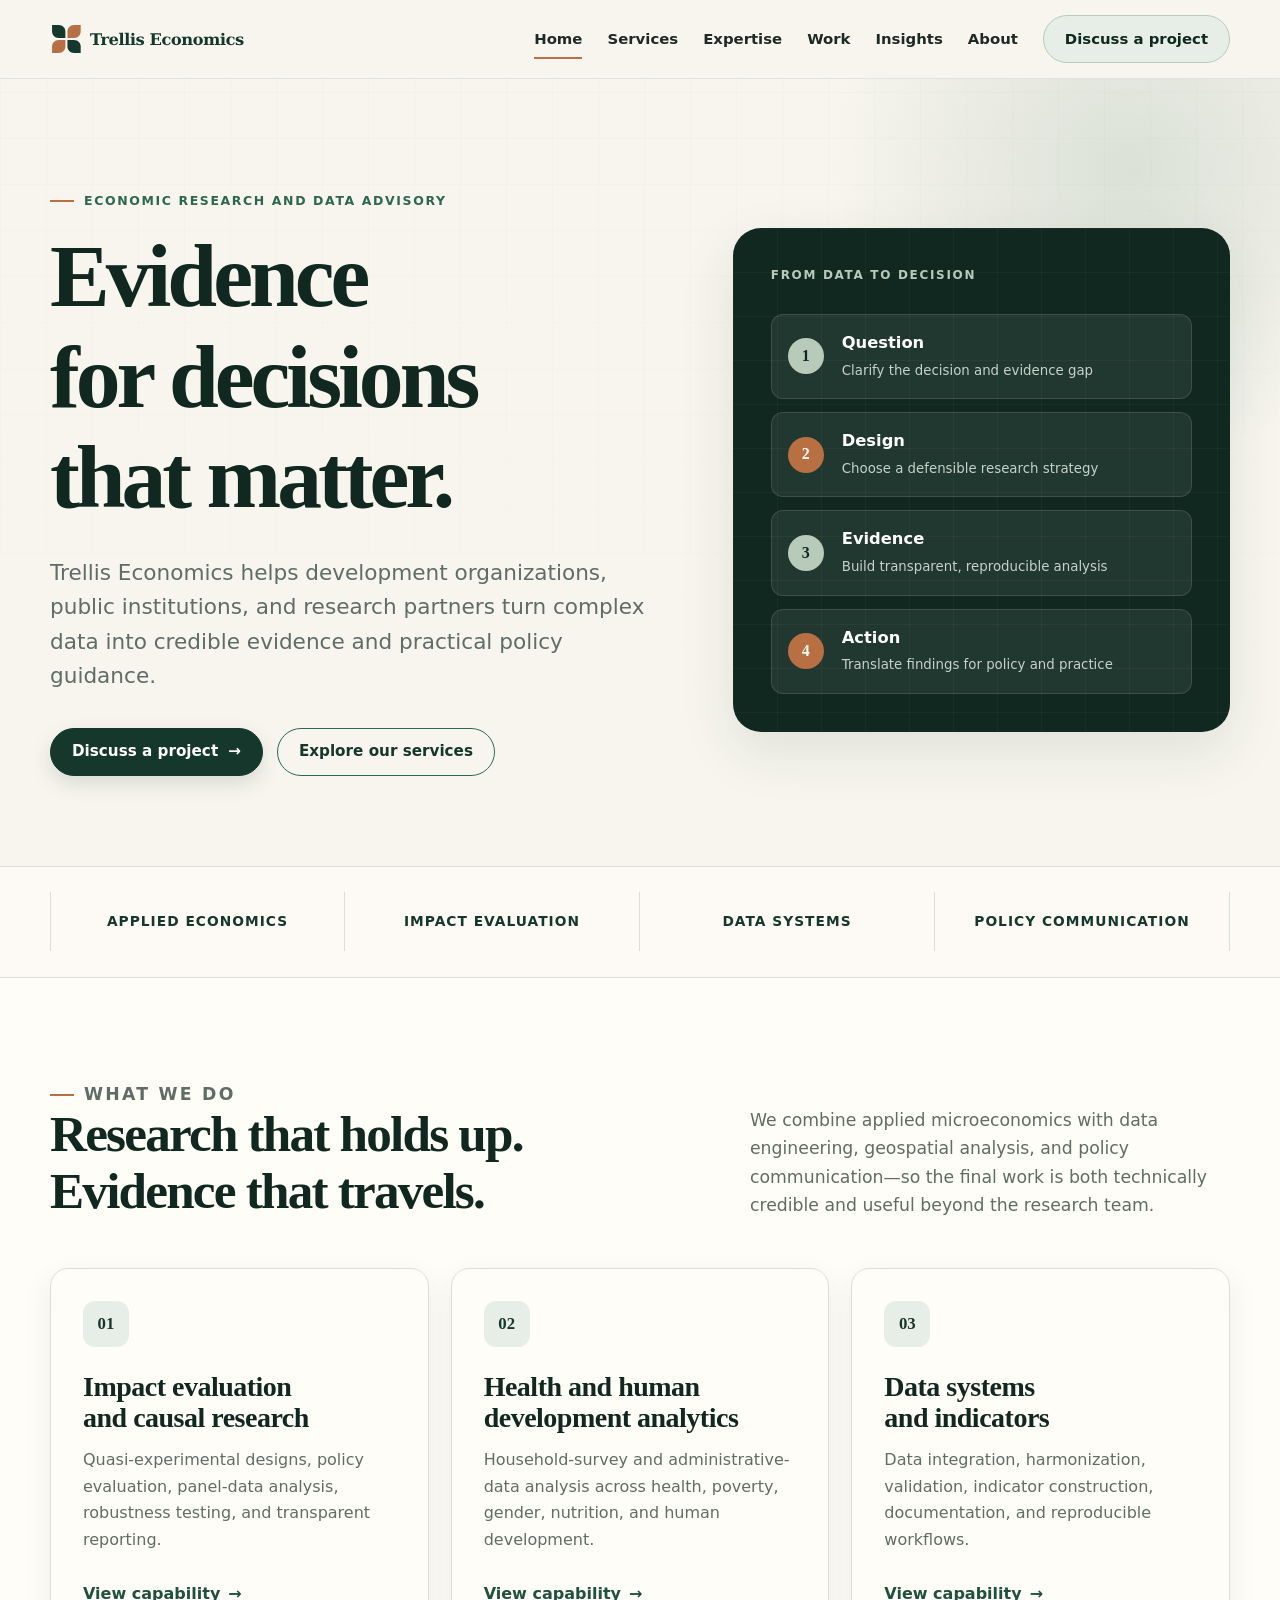
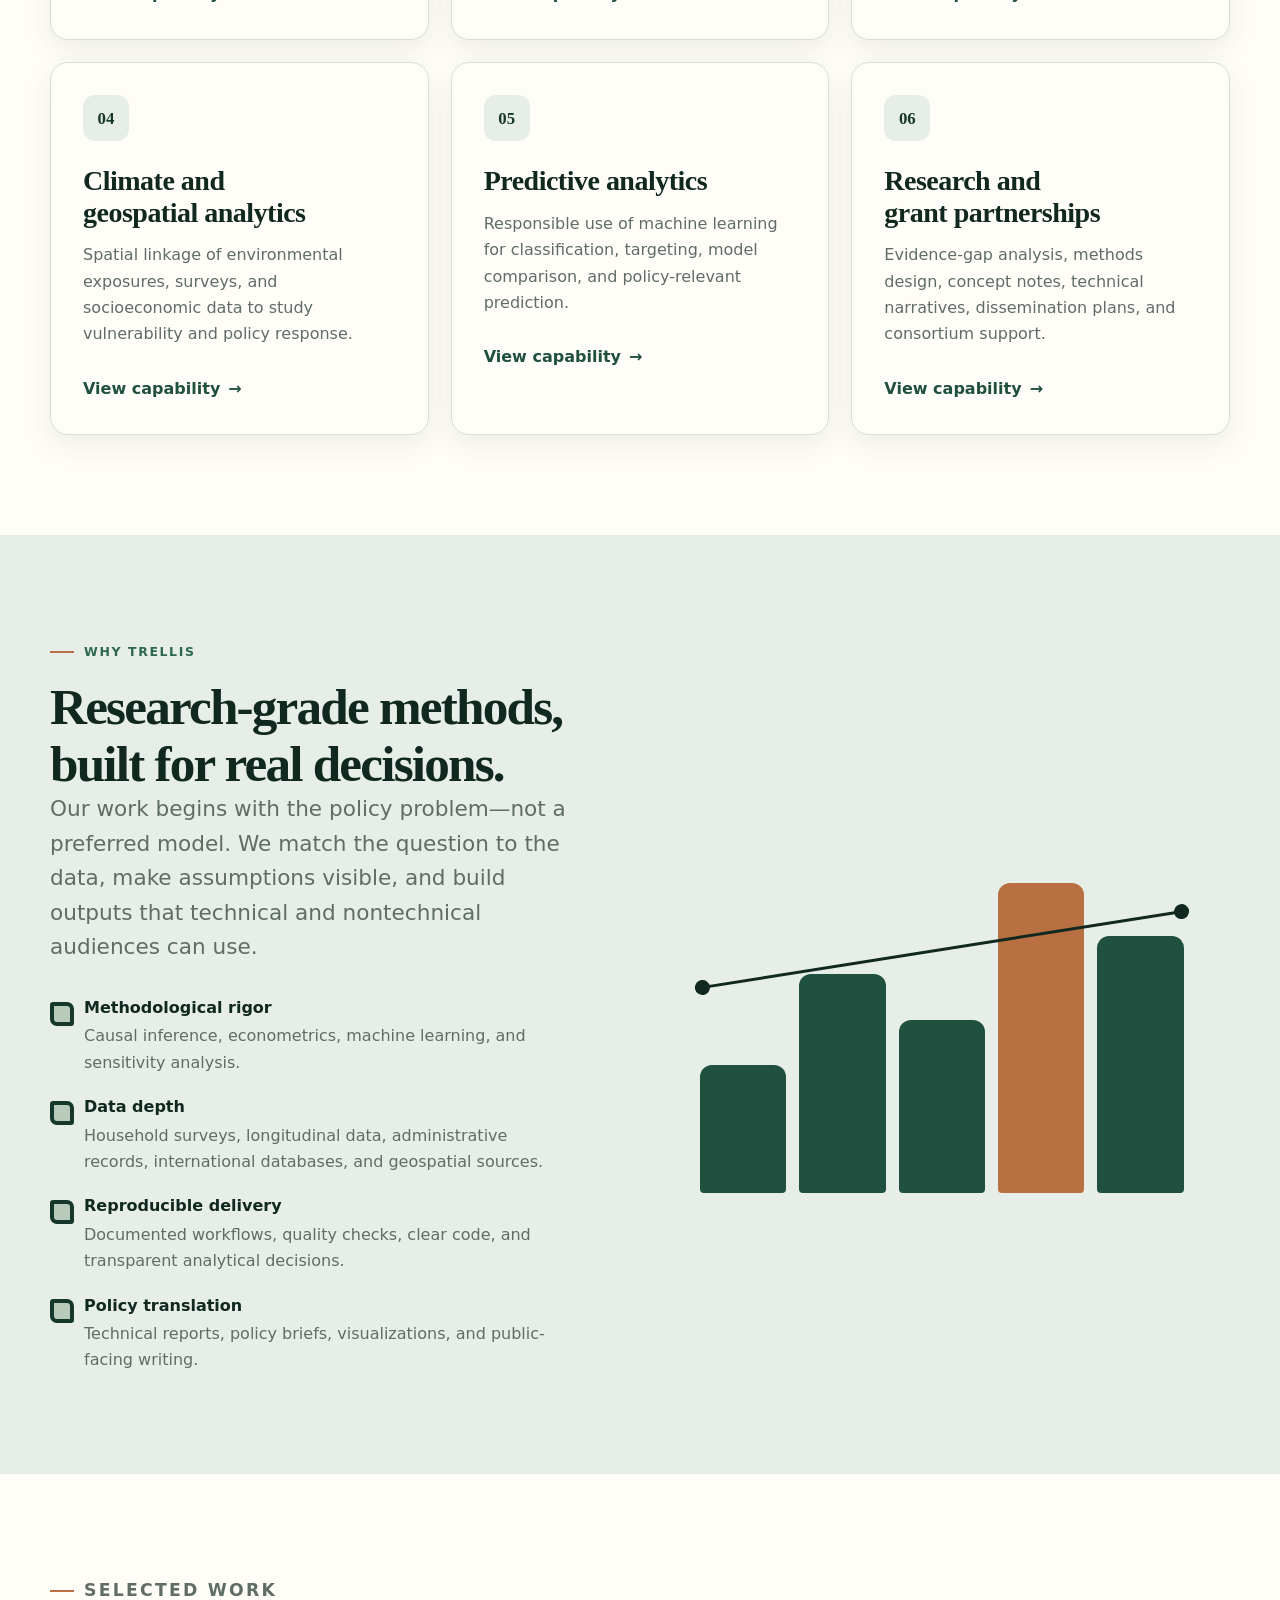
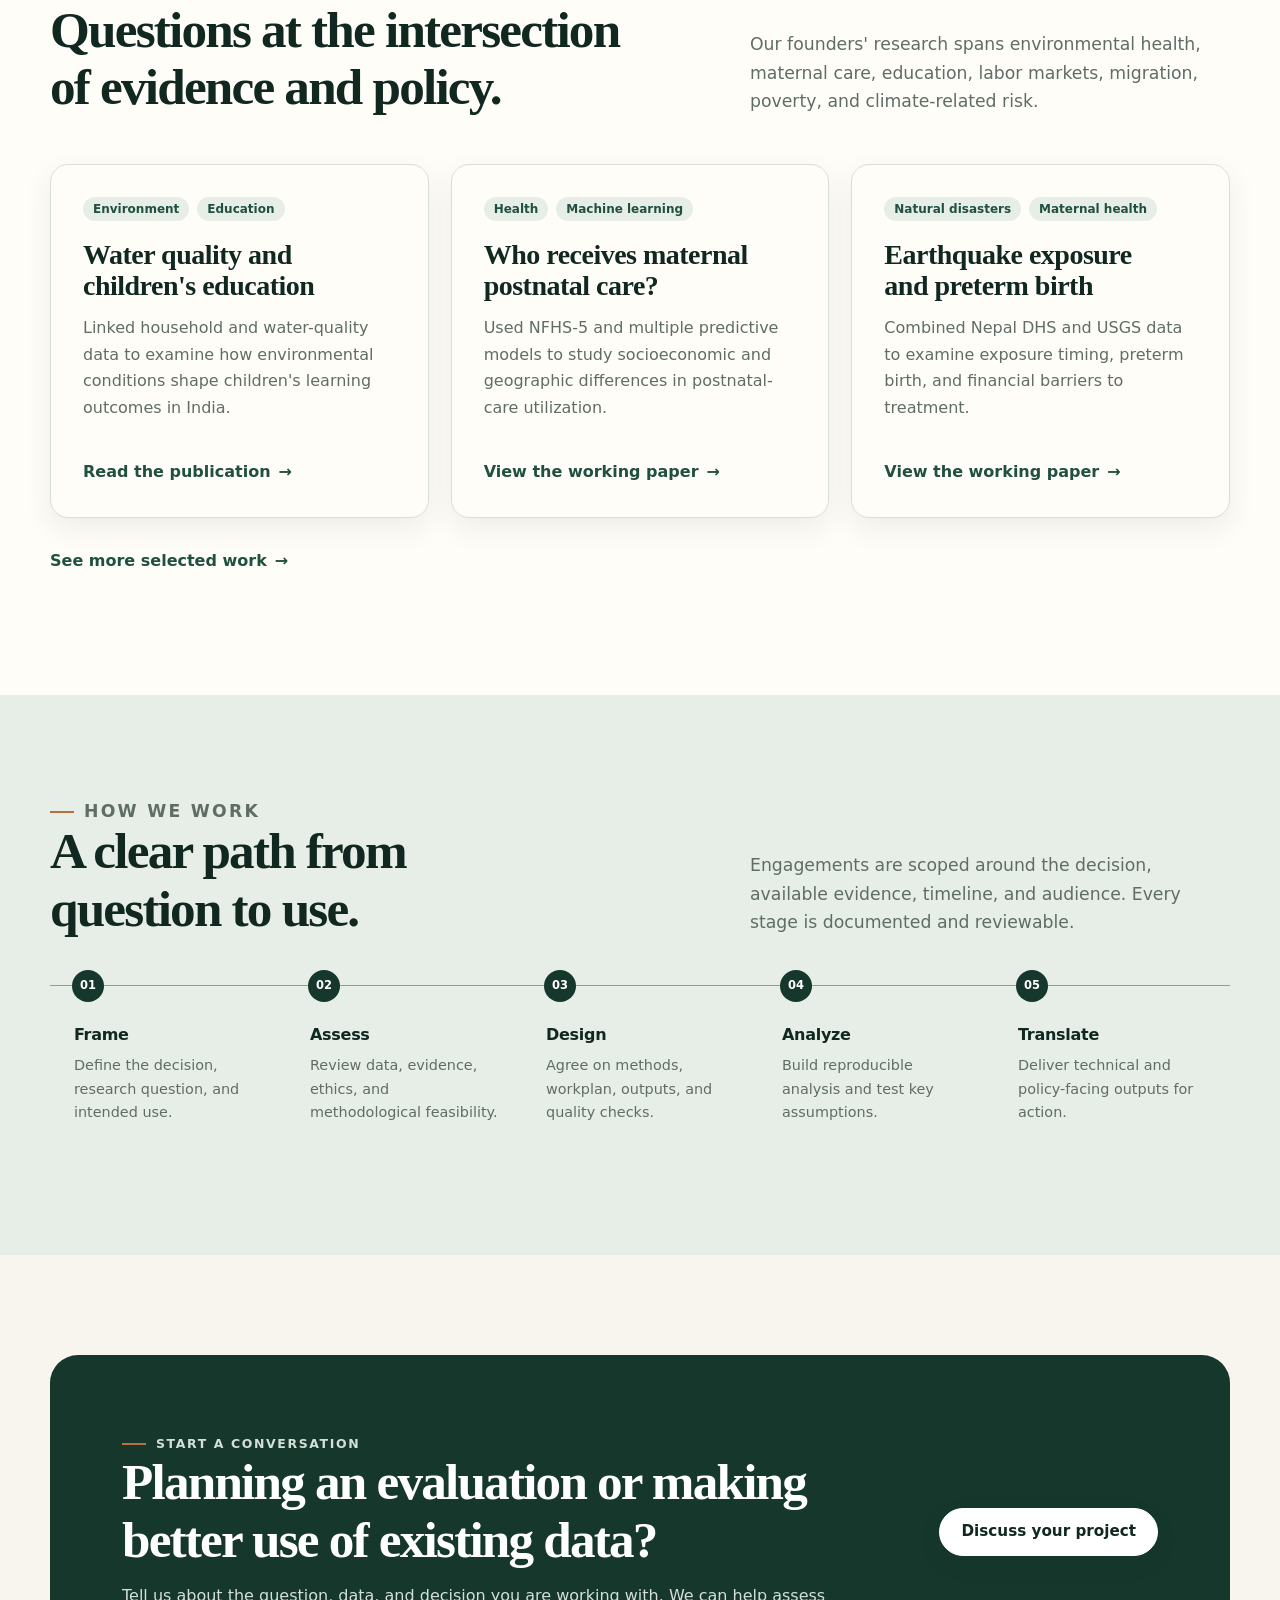
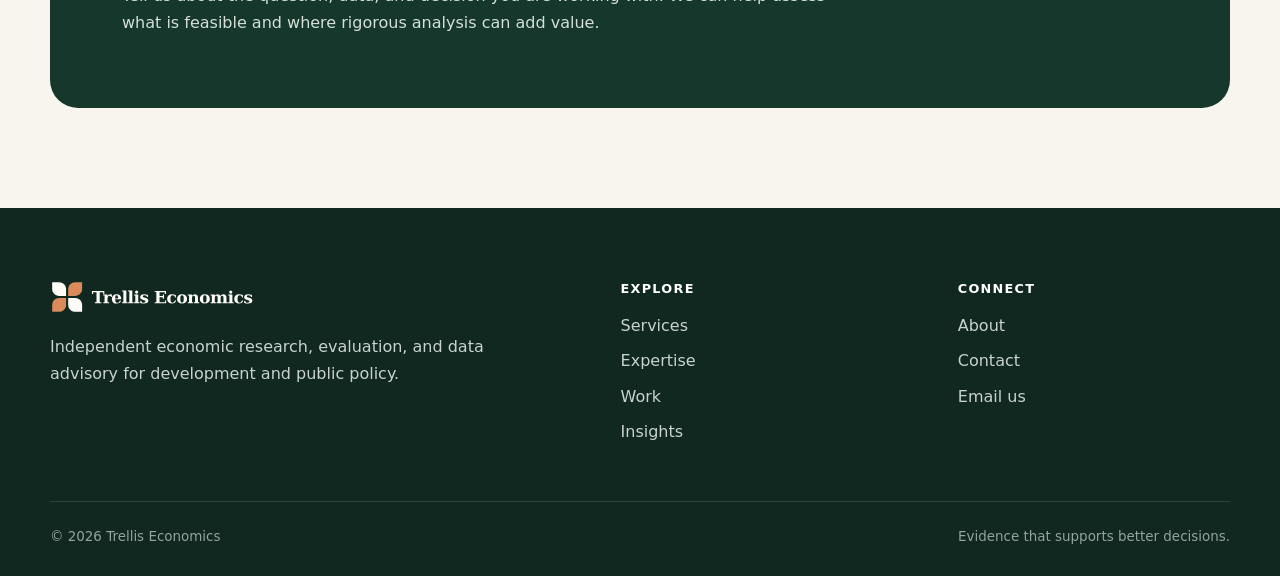
<file: index.html>
<!doctype html>
<html lang="en">
<head>
  <meta charset="utf-8">
  <meta name="viewport" content="width=device-width, initial-scale=1">
  <title>Trellis Economics | Research and Data Advisory</title>
  <meta name="description" content="Independent economic research, evaluation, and data advisory for development and public policy.">
  <meta name="theme-color" content="#16372c">
  <link rel="icon" href="favicon.svg" type="image/svg+xml">
  <link rel="stylesheet" href="assets/styles.css?v=4">
  <script src="assets/main.js" defer></script>
</head>
<body>
  <a class="skip-link" href="#main">Skip to content</a>
  <header class="site-header">
    <div class="container nav-wrap">
      <a class="brand" href="index.html" aria-label="Trellis Economics home"><img class="brand-logo" src="assets/brand/trellis-economics-logo.svg" alt="" width="430" height="72"></a>
      <button class="nav-toggle" type="button" aria-expanded="false" aria-controls="site-navigation" aria-label="Open navigation"><span></span><span></span><span></span></button>
      <nav class="site-nav" id="site-navigation" aria-label="Primary navigation">
        <a href="index.html" aria-current="page">Home</a>
        <a href="services.html">Services</a>
        <a href="expertise.html">Expertise</a>
        <a href="work.html">Work</a>
        <a href="insights.html">Insights</a>
        <a href="about.html">About</a>
        <a class="button" href="contact.html">Discuss a project</a>
      </nav>
    </div>
  </header>

  <main id="main">
    <section class="hero">
      <div class="container hero-grid">
        <div class="hero-copy">
          <p class="eyebrow">Economic research and data advisory</p>
          <h1>Evidence for decisions that matter.</h1>
          <p class="lead">Trellis Economics helps development organizations, public institutions, and research partners turn complex data into credible evidence and practical policy guidance.</p>
          <div class="hero-actions">
            <a class="button" href="contact.html">Discuss a project <span aria-hidden="true">→</span></a>
            <a class="button button-secondary" href="services.html">Explore our services</a>
          </div>
        </div>
        <div class="hero-panel reveal" aria-label="Our evidence process">
          <p class="hero-panel-label">From data to decision</p>
          <div class="evidence-path">
            <div class="evidence-step"><span>1</span><div><strong>Question</strong><small>Clarify the decision and evidence gap</small></div></div>
            <div class="evidence-step"><span>2</span><div><strong>Design</strong><small>Choose a defensible research strategy</small></div></div>
            <div class="evidence-step"><span>3</span><div><strong>Evidence</strong><small>Build transparent, reproducible analysis</small></div></div>
            <div class="evidence-step"><span>4</span><div><strong>Action</strong><small>Translate findings for policy and practice</small></div></div>
          </div>
        </div>
      </div>
    </section>

    <section class="capability-strip" aria-label="Core capabilities">
      <div class="container capability-list">
        <div class="capability-item">Applied economics</div>
        <div class="capability-item">Impact evaluation</div>
        <div class="capability-item">Data systems</div>
        <div class="capability-item">Policy communication</div>
      </div>
    </section>

    <section class="section surface" id="services">
      <div class="container">
        <div class="section-heading">
          <div><p class="eyebrow">What we do</p><h2>Research that holds up. Evidence that travels.</h2></div>
          <p>We combine applied microeconomics with data engineering, geospatial analysis, and policy communication—so the final work is both technically credible and useful beyond the research team.</p>
        </div>
        <div class="card-grid">
          <article class="card reveal"><div class="card-number">01</div><h3>Impact evaluation and causal research</h3><p>Quasi-experimental designs, policy evaluation, panel-data analysis, robustness testing, and transparent reporting.</p><a class="text-link" href="services.html#evaluation">View capability</a></article>
          <article class="card reveal"><div class="card-number">02</div><h3>Health and human development analytics</h3><p>Household-survey and administrative-data analysis across health, poverty, gender, nutrition, and human development.</p><a class="text-link" href="services.html#health">View capability</a></article>
          <article class="card reveal"><div class="card-number">03</div><h3>Data systems and indicators</h3><p>Data integration, harmonization, validation, indicator construction, documentation, and reproducible workflows.</p><a class="text-link" href="services.html#data">View capability</a></article>
          <article class="card reveal"><div class="card-number">04</div><h3>Climate and geospatial analytics</h3><p>Spatial linkage of environmental exposures, surveys, and socioeconomic data to study vulnerability and policy response.</p><a class="text-link" href="services.html#climate">View capability</a></article>
          <article class="card reveal"><div class="card-number">05</div><h3>Predictive analytics</h3><p>Responsible use of machine learning for classification, targeting, model comparison, and policy-relevant prediction.</p><a class="text-link" href="services.html#predictive">View capability</a></article>
          <article class="card reveal"><div class="card-number">06</div><h3>Research and grant partnerships</h3><p>Evidence-gap analysis, methods design, concept notes, technical narratives, dissemination plans, and consortium support.</p><a class="text-link" href="services.html#partnerships">View capability</a></article>
        </div>
      </div>
    </section>

    <section class="section surface-sage">
      <div class="container split">
        <div>
          <p class="eyebrow">Why Trellis</p>
          <h2>Research-grade methods, built for real decisions.</h2>
          <p class="lead">Our work begins with the policy problem—not a preferred model. We match the question to the data, make assumptions visible, and build outputs that technical and nontechnical audiences can use.</p>
          <ul class="feature-list">
            <li><strong>Methodological rigor</strong><span>Causal inference, econometrics, machine learning, and sensitivity analysis.</span></li>
            <li><strong>Data depth</strong><span>Household surveys, longitudinal data, administrative records, international databases, and geospatial sources.</span></li>
            <li><strong>Reproducible delivery</strong><span>Documented workflows, quality checks, clear code, and transparent analytical decisions.</span></li>
            <li><strong>Policy translation</strong><span>Technical reports, policy briefs, visualizations, and public-facing writing.</span></li>
          </ul>
        </div>
        <div class="data-figure reveal" aria-label="Abstract data visualization">
          <div class="data-figure-grid"><div class="data-bar"></div><div class="data-bar"></div><div class="data-bar"></div><div class="data-bar"></div><div class="data-bar"></div></div>
          <div class="data-line"></div>
        </div>
      </div>
    </section>

    <section class="section surface">
      <div class="container">
        <div class="section-heading">
          <div><p class="eyebrow">Selected work</p><h2>Questions at the intersection of evidence and policy.</h2></div>
          <p>Our founders' research spans environmental health, maternal care, education, labor markets, migration, poverty, and climate-related risk.</p>
        </div>
        <div class="card-grid">
          <article class="card project-card reveal"><div class="project-meta"><span class="tag">Environment</span><span class="tag">Education</span></div><h3>Water quality and children's education</h3><p>Linked household and water-quality data to examine how environmental conditions shape children's learning outcomes in India.</p><a class="text-link" href="https://doi.org/10.1017/S1355770X24000123">Read the publication</a></article>
          <article class="card project-card reveal"><div class="project-meta"><span class="tag">Health</span><span class="tag">Machine learning</span></div><h3>Who receives maternal postnatal care?</h3><p>Used NFHS-5 and multiple predictive models to study socioeconomic and geographic differences in postnatal-care utilization.</p><a class="text-link" href="http://dx.doi.org/10.2139/ssrn.7433860">View the working paper</a></article>
          <article class="card project-card reveal"><div class="project-meta"><span class="tag">Natural disasters</span><span class="tag">Maternal health</span></div><h3>Earthquake exposure and preterm birth</h3><p>Combined Nepal DHS and USGS data to examine exposure timing, preterm birth, and financial barriers to treatment.</p><a class="text-link" href="https://doi.org/10.2139/ssrn.5345999">View the working paper</a></article>
        </div>
        <p style="margin-top: 30px"><a class="text-link" href="work.html">See more selected work</a></p>
      </div>
    </section>

    <section class="section surface-sage">
      <div class="container">
        <div class="section-heading"><div><p class="eyebrow">How we work</p><h2>A clear path from question to use.</h2></div><p>Engagements are scoped around the decision, available evidence, timeline, and audience. Every stage is documented and reviewable.</p></div>
        <div class="steps">
          <div class="step"><h3>Frame</h3><p>Define the decision, research question, and intended use.</p></div>
          <div class="step"><h3>Assess</h3><p>Review data, evidence, ethics, and methodological feasibility.</p></div>
          <div class="step"><h3>Design</h3><p>Agree on methods, workplan, outputs, and quality checks.</p></div>
          <div class="step"><h3>Analyze</h3><p>Build reproducible analysis and test key assumptions.</p></div>
          <div class="step"><h3>Translate</h3><p>Deliver technical and policy-facing outputs for action.</p></div>
        </div>
      </div>
    </section>

    <section class="section">
      <div class="container cta reveal">
        <div class="cta-grid"><div><p class="eyebrow">Start a conversation</p><h2>Planning an evaluation or making better use of existing data?</h2><p>Tell us about the question, data, and decision you are working with. We can help assess what is feasible and where rigorous analysis can add value.</p></div><a class="button button-light" href="contact.html">Discuss your project</a></div>
      </div>
    </section>
  </main>

  <footer class="site-footer">
    <div class="container">
      <div class="footer-grid">
        <div class="footer-brand"><a class="brand" href="index.html" aria-label="Trellis Economics home"><img class="brand-logo brand-logo-light" src="assets/brand/trellis-economics-logo-light.svg" alt="" width="430" height="72"></a><p>Independent economic research, evaluation, and data advisory for development and public policy.</p></div>
        <div><p class="footer-title">Explore</p><div class="footer-links"><a href="services.html">Services</a><a href="expertise.html">Expertise</a><a href="work.html">Work</a><a href="insights.html">Insights</a></div></div>
        <div><p class="footer-title">Connect</p><div class="footer-links"><a href="about.html">About</a><a href="contact.html">Contact</a><a href="mailto:mdohiul.islam@wmich.edu">Email us</a></div></div>
      </div>
      <div class="footer-bottom"><span>© <span data-year></span> Trellis Economics</span><span>Evidence that supports better decisions.</span></div>
    </div>
  </footer>
</body>
</html>
</file>
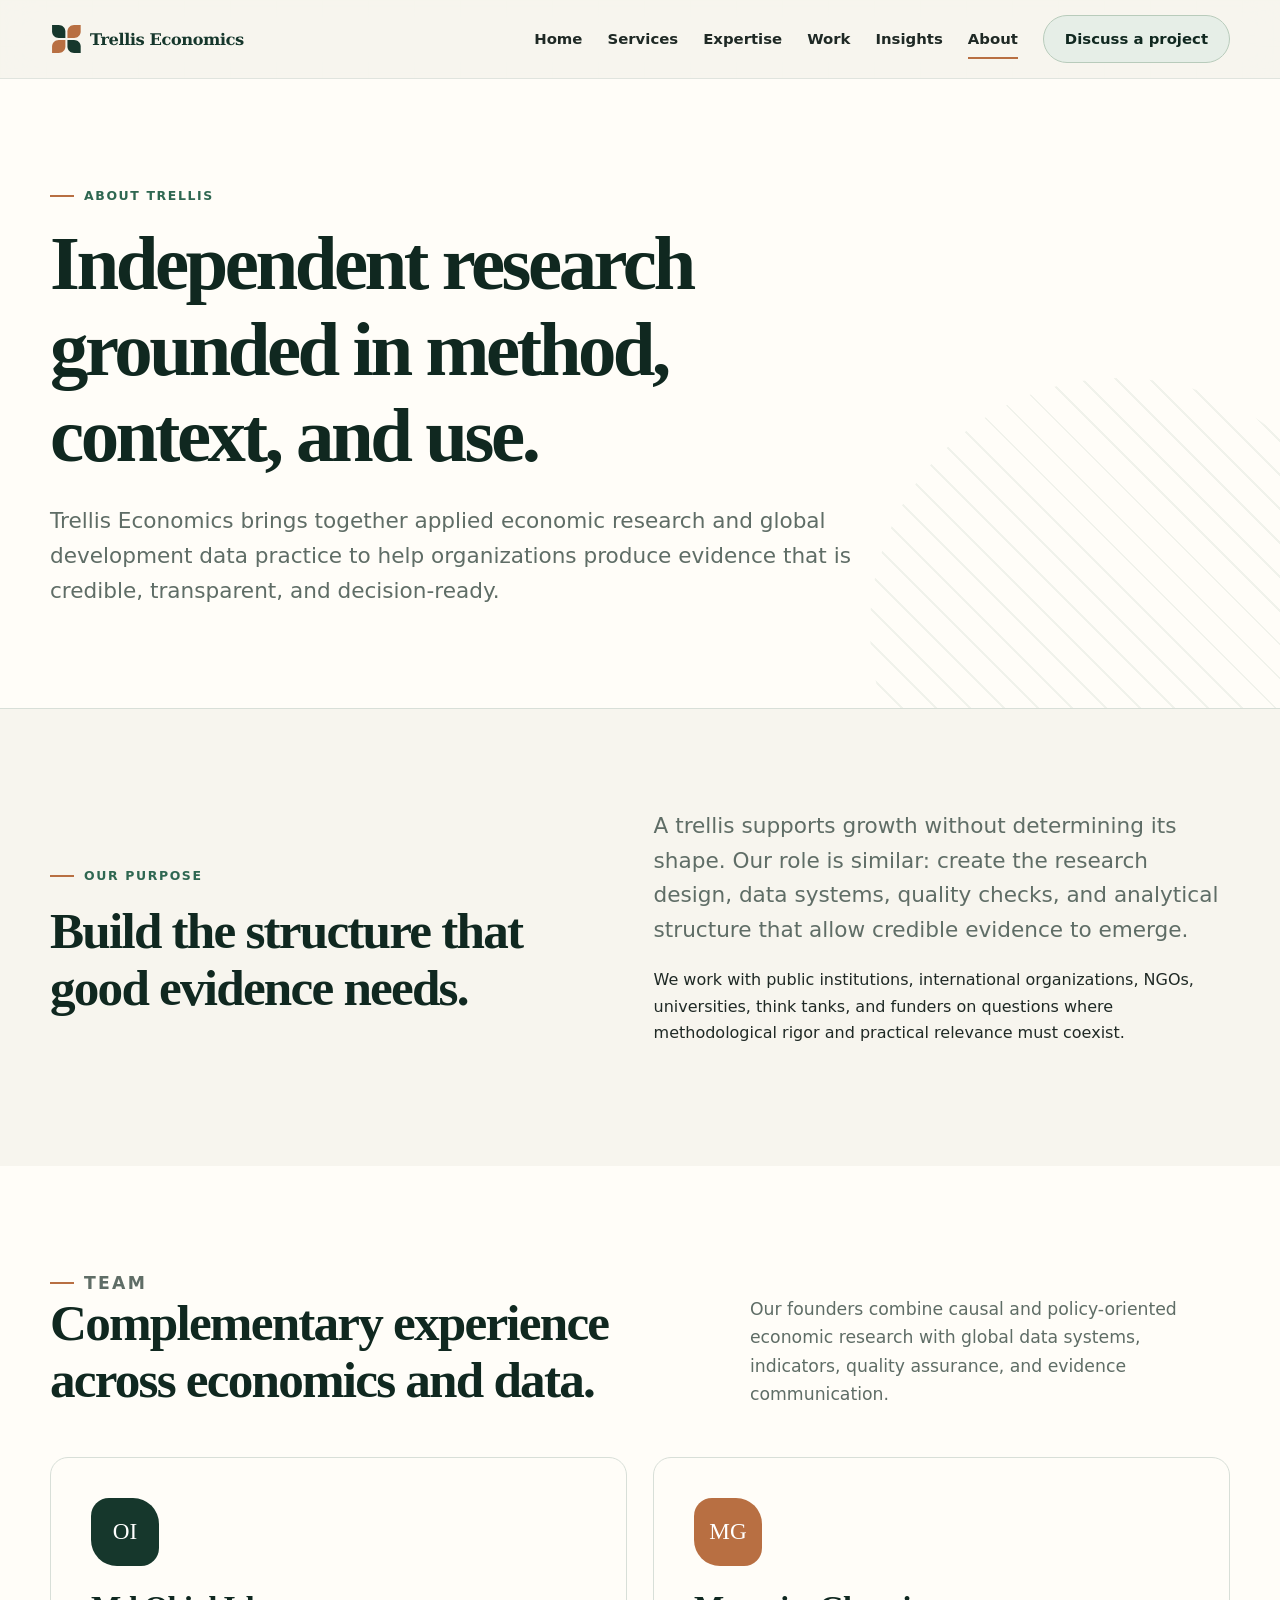
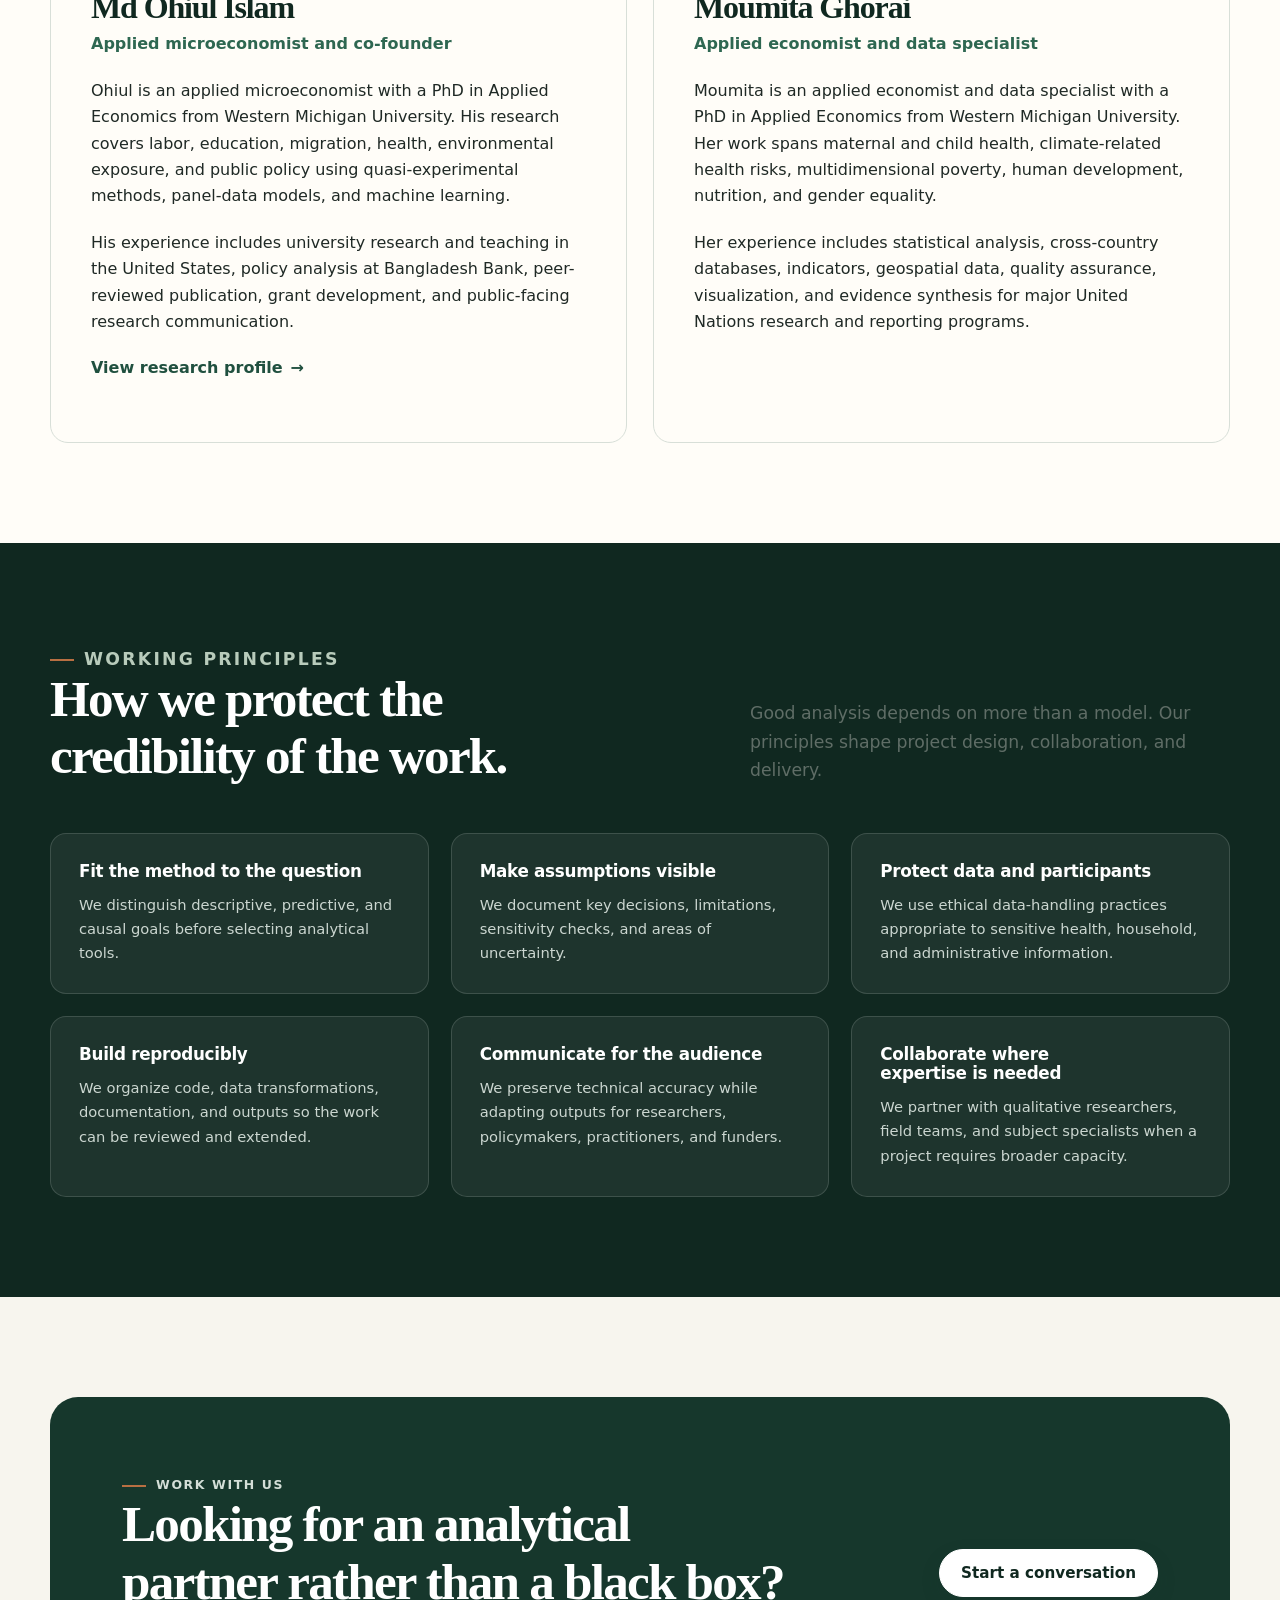
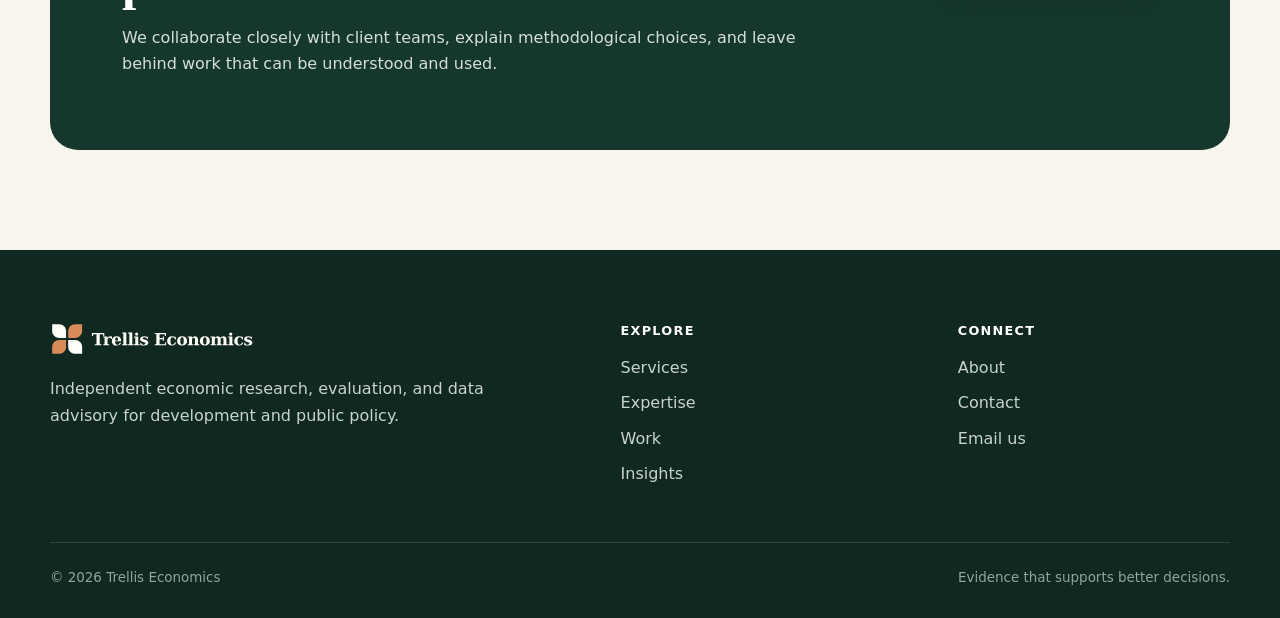
<file: about.html>
<!doctype html>
<html lang="en">
<head>
  <meta charset="utf-8"><meta name="viewport" content="width=device-width, initial-scale=1">
  <title>About | Trellis Economics</title>
  <meta name="description" content="Meet the applied economists behind Trellis Economics and learn about our principles for rigorous, transparent research.">
  <meta name="theme-color" content="#16372c"><link rel="icon" href="favicon.svg" type="image/svg+xml"><link rel="stylesheet" href="assets/styles.css?v=4"><script src="assets/main.js" defer></script>
</head>
<body>
  <a class="skip-link" href="#main">Skip to content</a>
  <header class="site-header"><div class="container nav-wrap"><a class="brand" href="index.html" aria-label="Trellis Economics home"><img class="brand-logo" src="assets/brand/trellis-economics-logo.svg" alt="" width="430" height="72"></a><button class="nav-toggle" type="button" aria-expanded="false" aria-controls="site-navigation" aria-label="Open navigation"><span></span><span></span><span></span></button><nav class="site-nav" id="site-navigation" aria-label="Primary navigation"><a href="index.html">Home</a><a href="services.html">Services</a><a href="expertise.html">Expertise</a><a href="work.html">Work</a><a href="insights.html">Insights</a><a href="about.html" aria-current="page">About</a><a class="button" href="contact.html">Discuss a project</a></nav></div></header>

  <main id="main">
    <section class="page-hero"><div class="container"><p class="eyebrow">About Trellis</p><h1>Independent research grounded in method, context, and use.</h1><p class="lead">Trellis Economics brings together applied economic research and global development data practice to help organizations produce evidence that is credible, transparent, and decision-ready.</p></div></section>

    <section class="section"><div class="container split"><div><p class="eyebrow">Our purpose</p><h2>Build the structure that good evidence needs.</h2></div><div><p class="lead">A trellis supports growth without determining its shape. Our role is similar: create the research design, data systems, quality checks, and analytical structure that allow credible evidence to emerge.</p><p>We work with public institutions, international organizations, NGOs, universities, think tanks, and funders on questions where methodological rigor and practical relevance must coexist.</p></div></div></section>

    <section class="section surface"><div class="container">
      <div class="section-heading"><div><p class="eyebrow">Team</p><h2>Complementary experience across economics and data.</h2></div><p>Our founders combine causal and policy-oriented economic research with global data systems, indicators, quality assurance, and evidence communication.</p></div>
      <div class="profile-grid">
        <article class="profile-card reveal"><div class="profile-initials">OI</div><h2>Md Ohiul Islam</h2><p class="profile-role">Applied microeconomist and co-founder</p><p>Ohiul is an applied microeconomist with a PhD in Applied Economics from Western Michigan University. His research covers labor, education, migration, health, environmental exposure, and public policy using quasi-experimental methods, panel-data models, and machine learning.</p><p>His experience includes university research and teaching in the United States, policy analysis at Bangladesh Bank, peer-reviewed publication, grant development, and public-facing research communication.</p><p><a class="text-link" href="https://sites.google.com/view/mdohiulislam">View research profile</a></p></article>
        <article class="profile-card reveal"><div class="profile-initials">MG</div><h2>Moumita Ghorai</h2><p class="profile-role">Applied economist and data specialist</p><p>Moumita is an applied economist and data specialist with a PhD in Applied Economics from Western Michigan University. Her work spans maternal and child health, climate-related health risks, multidimensional poverty, human development, nutrition, and gender equality.</p><p>Her experience includes statistical analysis, cross-country databases, indicators, geospatial data, quality assurance, visualization, and evidence synthesis for major United Nations research and reporting programs.</p></article>
      </div>
    </div></section>

    <section class="section surface-dark"><div class="container">
      <div class="section-heading"><div><p class="eyebrow">Working principles</p><h2>How we protect the credibility of the work.</h2></div><p>Good analysis depends on more than a model. Our principles shape project design, collaboration, and delivery.</p></div>
      <div class="principles-grid">
        <article class="principle-card"><h3>Fit the method to the question</h3><p>We distinguish descriptive, predictive, and causal goals before selecting analytical tools.</p></article>
        <article class="principle-card"><h3>Make assumptions visible</h3><p>We document key decisions, limitations, sensitivity checks, and areas of uncertainty.</p></article>
        <article class="principle-card"><h3>Protect data and participants</h3><p>We use ethical data-handling practices appropriate to sensitive health, household, and administrative information.</p></article>
        <article class="principle-card"><h3>Build reproducibly</h3><p>We organize code, data transformations, documentation, and outputs so the work can be reviewed and extended.</p></article>
        <article class="principle-card"><h3>Communicate for the audience</h3><p>We preserve technical accuracy while adapting outputs for researchers, policymakers, practitioners, and funders.</p></article>
        <article class="principle-card"><h3>Collaborate where expertise is needed</h3><p>We partner with qualitative researchers, field teams, and subject specialists when a project requires broader capacity.</p></article>
      </div>
    </div></section>

    <section class="section"><div class="container cta reveal"><div class="cta-grid"><div><p class="eyebrow">Work with us</p><h2>Looking for an analytical partner rather than a black box?</h2><p>We collaborate closely with client teams, explain methodological choices, and leave behind work that can be understood and used.</p></div><a class="button button-light" href="contact.html">Start a conversation</a></div></div></section>
  </main>

  <footer class="site-footer"><div class="container"><div class="footer-grid"><div class="footer-brand"><a class="brand" href="index.html" aria-label="Trellis Economics home"><img class="brand-logo brand-logo-light" src="assets/brand/trellis-economics-logo-light.svg" alt="" width="430" height="72"></a><p>Independent economic research, evaluation, and data advisory for development and public policy.</p></div><div><p class="footer-title">Explore</p><div class="footer-links"><a href="services.html">Services</a><a href="expertise.html">Expertise</a><a href="work.html">Work</a><a href="insights.html">Insights</a></div></div><div><p class="footer-title">Connect</p><div class="footer-links"><a href="about.html">About</a><a href="contact.html">Contact</a><a href="mailto:mdohiul.islam@wmich.edu">Email us</a></div></div></div><div class="footer-bottom"><span>© <span data-year></span> Trellis Economics</span><span>Evidence that supports better decisions.</span></div></div></footer>
</body>
</html>
</file>
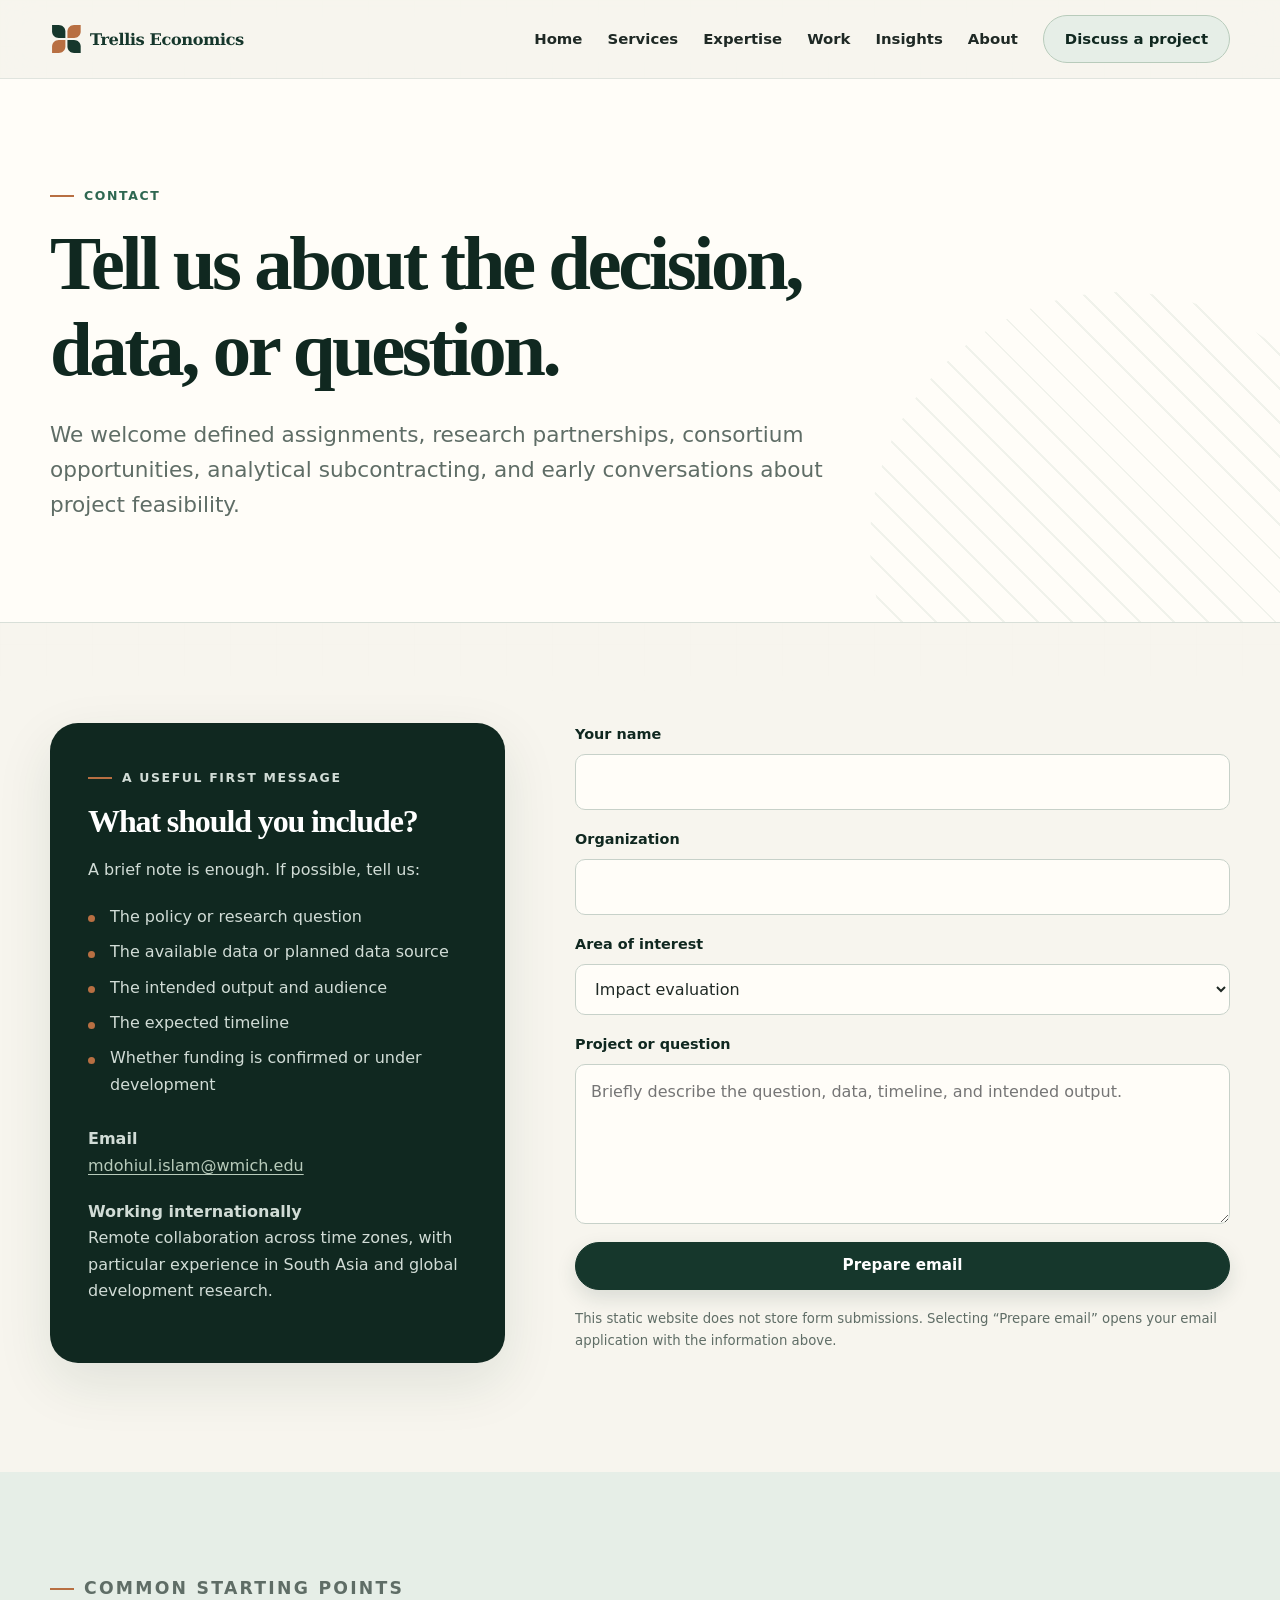
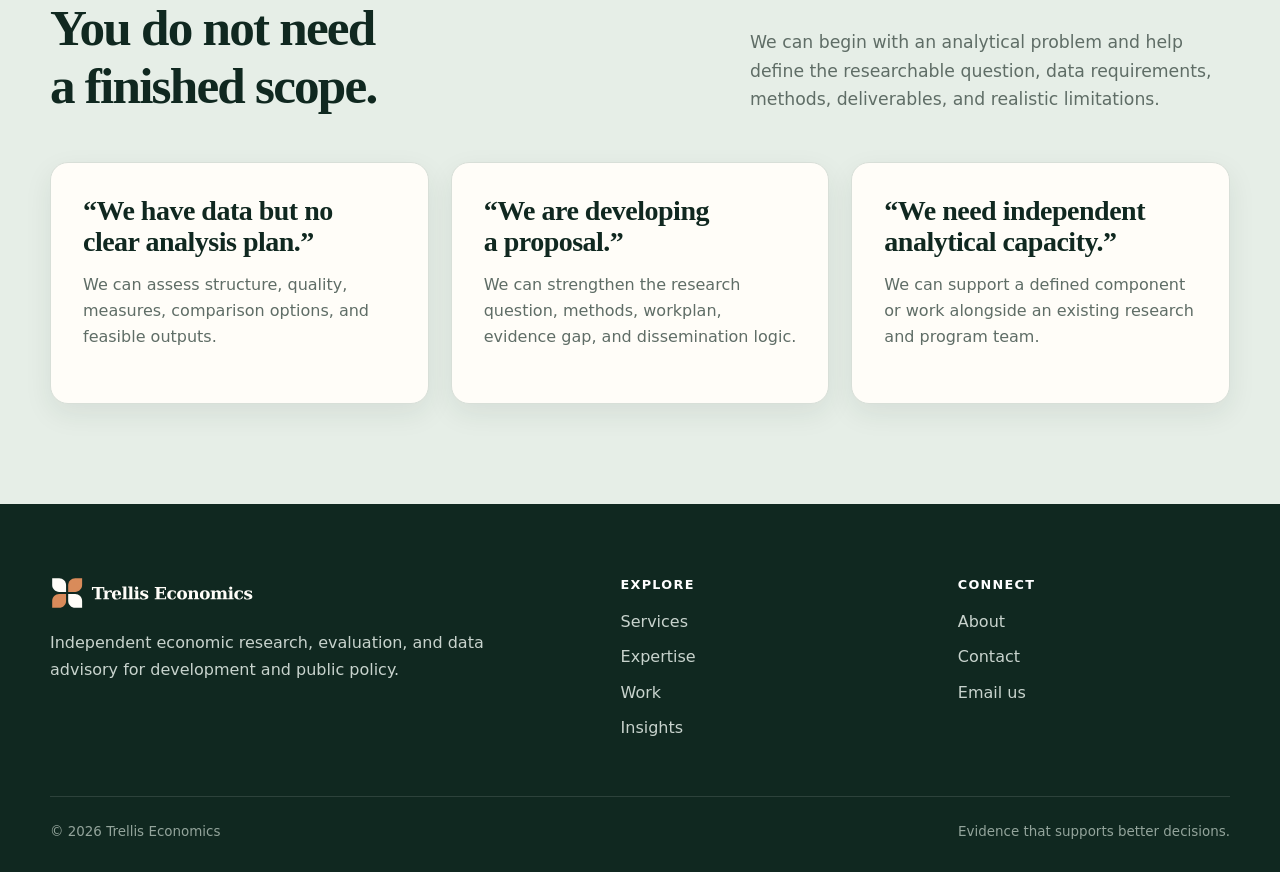
<file: contact.html>
<!doctype html>
<html lang="en">
<head>
  <meta charset="utf-8"><meta name="viewport" content="width=device-width, initial-scale=1">
  <title>Contact | Trellis Economics</title>
  <meta name="description" content="Discuss an evaluation, research project, data assignment, grant partnership, or training engagement with Trellis Economics.">
  <meta name="theme-color" content="#16372c"><link rel="icon" href="favicon.svg" type="image/svg+xml"><link rel="stylesheet" href="assets/styles.css?v=4"><script src="assets/main.js" defer></script>
</head>
<body>
  <a class="skip-link" href="#main">Skip to content</a>
  <header class="site-header"><div class="container nav-wrap"><a class="brand" href="index.html" aria-label="Trellis Economics home"><img class="brand-logo" src="assets/brand/trellis-economics-logo.svg" alt="" width="430" height="72"></a><button class="nav-toggle" type="button" aria-expanded="false" aria-controls="site-navigation" aria-label="Open navigation"><span></span><span></span><span></span></button><nav class="site-nav" id="site-navigation" aria-label="Primary navigation"><a href="index.html">Home</a><a href="services.html">Services</a><a href="expertise.html">Expertise</a><a href="work.html">Work</a><a href="insights.html">Insights</a><a href="about.html">About</a><a class="button" href="contact.html" aria-current="page">Discuss a project</a></nav></div></header>

  <main id="main">
    <section class="page-hero"><div class="container"><p class="eyebrow">Contact</p><h1>Tell us about the decision, data, or question.</h1><p class="lead">We welcome defined assignments, research partnerships, consortium opportunities, analytical subcontracting, and early conversations about project feasibility.</p></div></section>

    <section class="section"><div class="container contact-grid">
      <aside class="contact-card reveal"><p class="eyebrow">A useful first message</p><h2>What should you include?</h2><p>A brief note is enough. If possible, tell us:</p><ul class="plain-list"><li>The policy or research question</li><li>The available data or planned data source</li><li>The intended output and audience</li><li>The expected timeline</li><li>Whether funding is confirmed or under development</li></ul><p style="margin-top: 28px"><strong>Email</strong><br><a href="mailto:mdohiul.islam@wmich.edu">mdohiul.islam@wmich.edu</a></p><p><strong>Working internationally</strong><br>Remote collaboration across time zones, with particular experience in South Asia and global development research.</p></aside>
      <div><form class="contact-form" data-mailto-form><div class="field"><label for="name">Your name</label><input id="name" name="name" autocomplete="name" required></div><div class="field"><label for="organization">Organization</label><input id="organization" name="organization" autocomplete="organization"></div><div class="field"><label for="service">Area of interest</label><select id="service" name="service"><option>Impact evaluation</option><option>Health and development analytics</option><option>Data systems and indicators</option><option>Climate and geospatial analysis</option><option>Predictive analytics</option><option>Research or grant partnership</option><option>Evidence communication</option><option>Training</option><option>Other inquiry</option></select></div><div class="field"><label for="message">Project or question</label><textarea id="message" name="message" required placeholder="Briefly describe the question, data, timeline, and intended output."></textarea></div><button class="button" type="submit">Prepare email</button><p class="form-note">This static website does not store form submissions. Selecting “Prepare email” opens your email application with the information above.</p></form></div>
    </div></section>

    <section class="section surface-sage"><div class="container"><div class="section-heading"><div><p class="eyebrow">Common starting points</p><h2>You do not need a finished scope.</h2></div><p>We can begin with an analytical problem and help define the researchable question, data requirements, methods, deliverables, and realistic limitations.</p></div><div class="card-grid"><article class="card"><h3>“We have data but no clear analysis plan.”</h3><p>We can assess structure, quality, measures, comparison options, and feasible outputs.</p></article><article class="card"><h3>“We are developing a proposal.”</h3><p>We can strengthen the research question, methods, workplan, evidence gap, and dissemination logic.</p></article><article class="card"><h3>“We need independent analytical capacity.”</h3><p>We can support a defined component or work alongside an existing research and program team.</p></article></div></div></section>
  </main>

  <footer class="site-footer"><div class="container"><div class="footer-grid"><div class="footer-brand"><a class="brand" href="index.html" aria-label="Trellis Economics home"><img class="brand-logo brand-logo-light" src="assets/brand/trellis-economics-logo-light.svg" alt="" width="430" height="72"></a><p>Independent economic research, evaluation, and data advisory for development and public policy.</p></div><div><p class="footer-title">Explore</p><div class="footer-links"><a href="services.html">Services</a><a href="expertise.html">Expertise</a><a href="work.html">Work</a><a href="insights.html">Insights</a></div></div><div><p class="footer-title">Connect</p><div class="footer-links"><a href="about.html">About</a><a href="contact.html">Contact</a><a href="mailto:mdohiul.islam@wmich.edu">Email us</a></div></div></div><div class="footer-bottom"><span>© <span data-year></span> Trellis Economics</span><span>Evidence that supports better decisions.</span></div></div></footer>
</body>
</html>
</file>
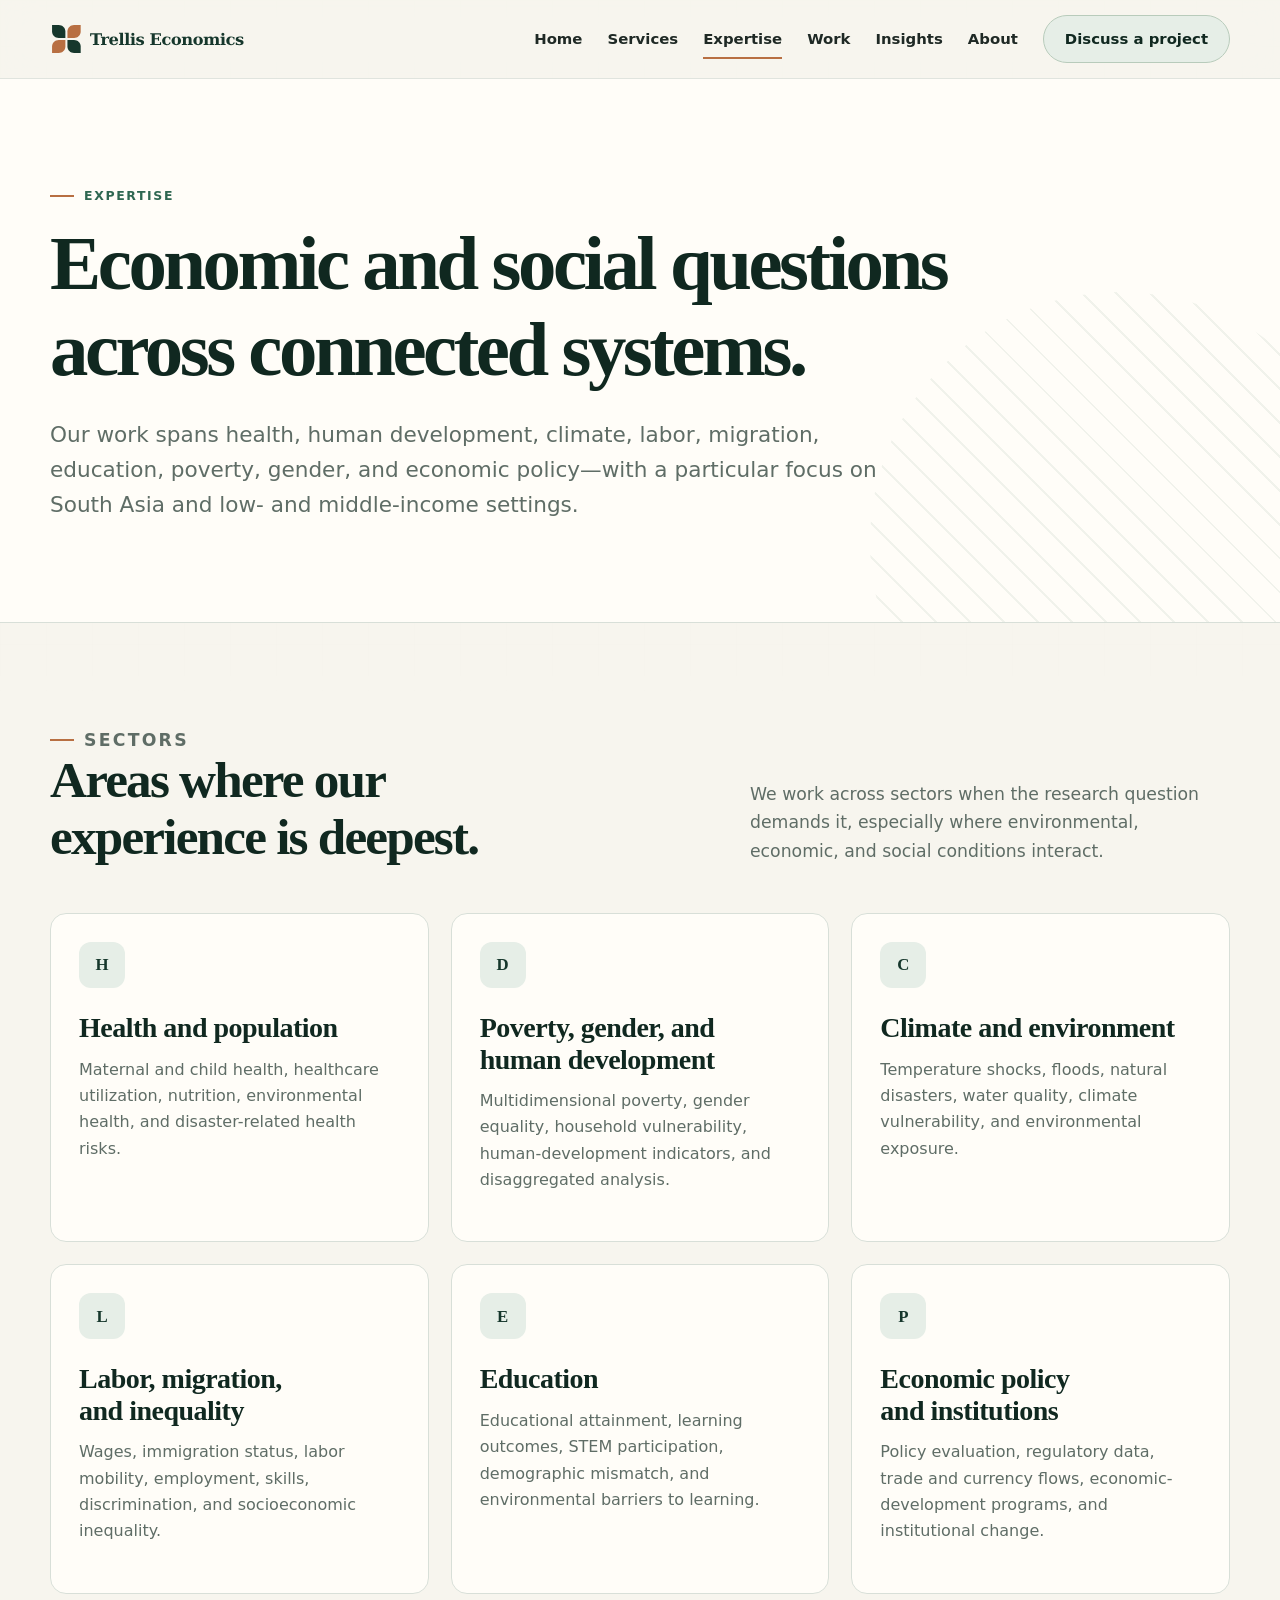
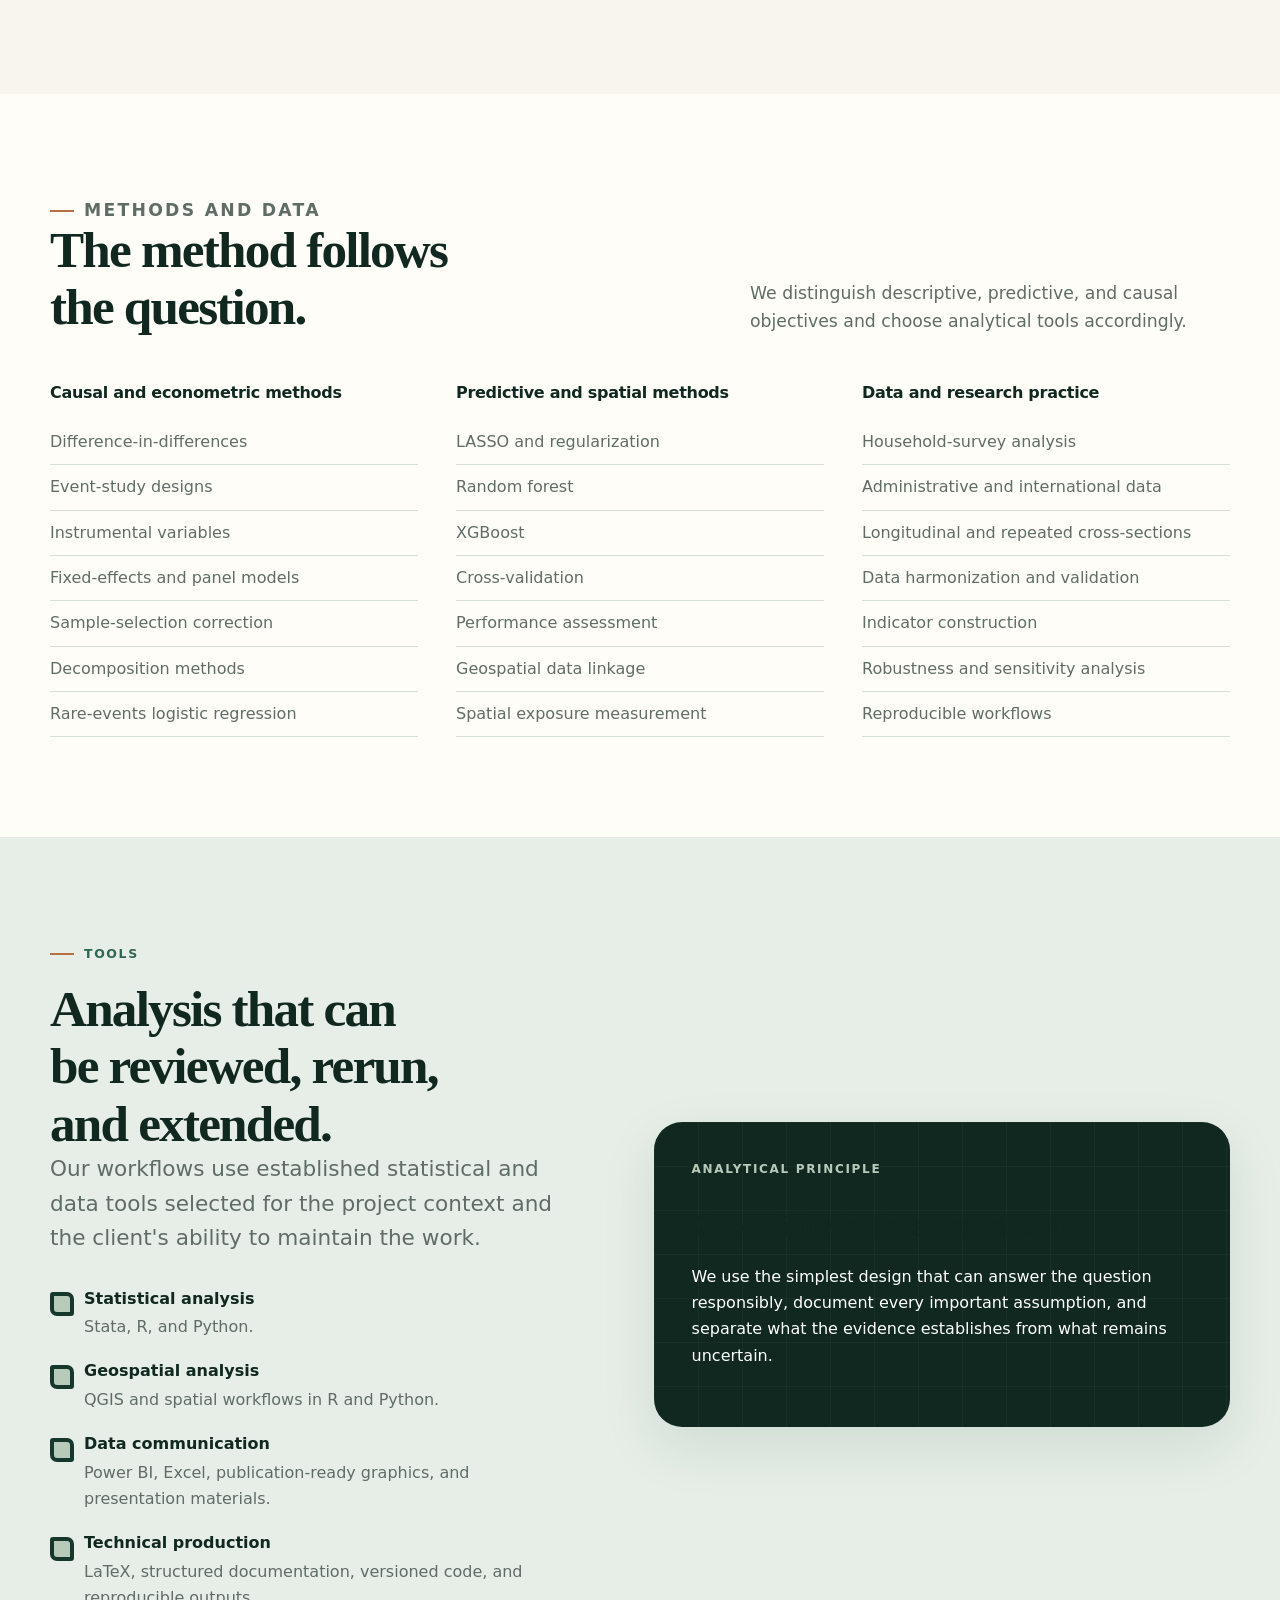
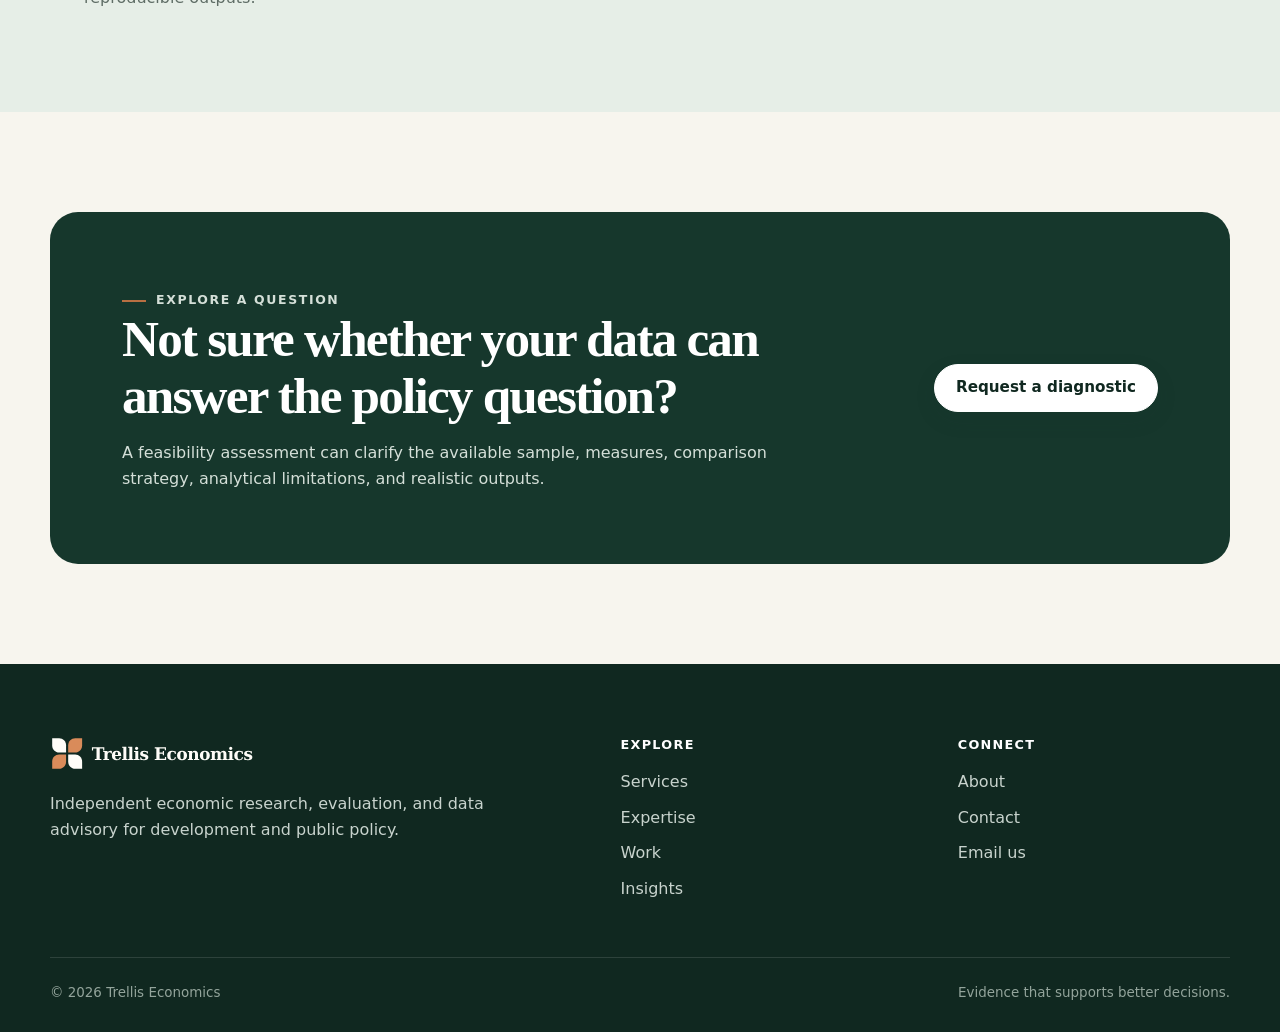
<file: expertise.html>
<!doctype html>
<html lang="en">
<head>
  <meta charset="utf-8"><meta name="viewport" content="width=device-width, initial-scale=1">
  <title>Expertise | Trellis Economics</title>
  <meta name="description" content="Sector and methodological expertise across health, poverty, climate, labor, migration, education, and economic policy.">
  <meta name="theme-color" content="#16372c"><link rel="icon" href="favicon.svg" type="image/svg+xml"><link rel="stylesheet" href="assets/styles.css?v=4"><script src="assets/main.js" defer></script>
</head>
<body>
  <a class="skip-link" href="#main">Skip to content</a>
  <header class="site-header"><div class="container nav-wrap"><a class="brand" href="index.html" aria-label="Trellis Economics home"><img class="brand-logo" src="assets/brand/trellis-economics-logo.svg" alt="" width="430" height="72"></a><button class="nav-toggle" type="button" aria-expanded="false" aria-controls="site-navigation" aria-label="Open navigation"><span></span><span></span><span></span></button><nav class="site-nav" id="site-navigation" aria-label="Primary navigation"><a href="index.html">Home</a><a href="services.html">Services</a><a href="expertise.html" aria-current="page">Expertise</a><a href="work.html">Work</a><a href="insights.html">Insights</a><a href="about.html">About</a><a class="button" href="contact.html">Discuss a project</a></nav></div></header>

  <main id="main">
    <section class="page-hero"><div class="container"><p class="eyebrow">Expertise</p><h1>Economic and social questions across connected systems.</h1><p class="lead">Our work spans health, human development, climate, labor, migration, education, poverty, gender, and economic policy—with a particular focus on South Asia and low- and middle-income settings.</p></div></section>

    <section class="section"><div class="container">
      <div class="section-heading"><div><p class="eyebrow">Sectors</p><h2>Areas where our experience is deepest.</h2></div><p>We work across sectors when the research question demands it, especially where environmental, economic, and social conditions interact.</p></div>
      <div class="sector-grid">
        <article class="sector-card reveal"><div class="card-icon">H</div><h3>Health and population</h3><p>Maternal and child health, healthcare utilization, nutrition, environmental health, and disaster-related health risks.</p></article>
        <article class="sector-card reveal"><div class="card-icon">D</div><h3>Poverty, gender, and human development</h3><p>Multidimensional poverty, gender equality, household vulnerability, human-development indicators, and disaggregated analysis.</p></article>
        <article class="sector-card reveal"><div class="card-icon">C</div><h3>Climate and environment</h3><p>Temperature shocks, floods, natural disasters, water quality, climate vulnerability, and environmental exposure.</p></article>
        <article class="sector-card reveal"><div class="card-icon">L</div><h3>Labor, migration, and inequality</h3><p>Wages, immigration status, labor mobility, employment, skills, discrimination, and socioeconomic inequality.</p></article>
        <article class="sector-card reveal"><div class="card-icon">E</div><h3>Education</h3><p>Educational attainment, learning outcomes, STEM participation, demographic mismatch, and environmental barriers to learning.</p></article>
        <article class="sector-card reveal"><div class="card-icon">P</div><h3>Economic policy and institutions</h3><p>Policy evaluation, regulatory data, trade and currency flows, economic-development programs, and institutional change.</p></article>
      </div>
    </div></section>

    <section class="section surface"><div class="container">
      <div class="section-heading"><div><p class="eyebrow">Methods and data</p><h2>The method follows the question.</h2></div><p>We distinguish descriptive, predictive, and causal objectives and choose analytical tools accordingly.</p></div>
      <div class="method-columns">
        <div class="method-column"><h3>Causal and econometric methods</h3><ul><li>Difference-in-differences</li><li>Event-study designs</li><li>Instrumental variables</li><li>Fixed-effects and panel models</li><li>Sample-selection correction</li><li>Decomposition methods</li><li>Rare-events logistic regression</li></ul></div>
        <div class="method-column"><h3>Predictive and spatial methods</h3><ul><li>LASSO and regularization</li><li>Random forest</li><li>XGBoost</li><li>Cross-validation</li><li>Performance assessment</li><li>Geospatial data linkage</li><li>Spatial exposure measurement</li></ul></div>
        <div class="method-column"><h3>Data and research practice</h3><ul><li>Household-survey analysis</li><li>Administrative and international data</li><li>Longitudinal and repeated cross-sections</li><li>Data harmonization and validation</li><li>Indicator construction</li><li>Robustness and sensitivity analysis</li><li>Reproducible workflows</li></ul></div>
      </div>
    </div></section>

    <section class="section surface-sage"><div class="container split"><div><p class="eyebrow">Tools</p><h2>Analysis that can be reviewed, rerun, and extended.</h2><p class="lead">Our workflows use established statistical and data tools selected for the project context and the client's ability to maintain the work.</p><ul class="feature-list"><li><strong>Statistical analysis</strong><span>Stata, R, and Python.</span></li><li><strong>Geospatial analysis</strong><span>QGIS and spatial workflows in R and Python.</span></li><li><strong>Data communication</strong><span>Power BI, Excel, publication-ready graphics, and presentation materials.</span></li><li><strong>Technical production</strong><span>LaTeX, structured documentation, versioned code, and reproducible outputs.</span></li></ul></div><div class="hero-panel reveal"><p class="hero-panel-label">Analytical principle</p><h3 style="font-size: 2rem; margin-bottom: 20px">Credibility before complexity.</h3><p>We use the simplest design that can answer the question responsibly, document every important assumption, and separate what the evidence establishes from what remains uncertain.</p></div></div></section>

    <section class="section"><div class="container cta reveal"><div class="cta-grid"><div><p class="eyebrow">Explore a question</p><h2>Not sure whether your data can answer the policy question?</h2><p>A feasibility assessment can clarify the available sample, measures, comparison strategy, analytical limitations, and realistic outputs.</p></div><a class="button button-light" href="contact.html">Request a diagnostic</a></div></div></section>
  </main>

  <footer class="site-footer"><div class="container"><div class="footer-grid"><div class="footer-brand"><a class="brand" href="index.html" aria-label="Trellis Economics home"><img class="brand-logo brand-logo-light" src="assets/brand/trellis-economics-logo-light.svg" alt="" width="430" height="72"></a><p>Independent economic research, evaluation, and data advisory for development and public policy.</p></div><div><p class="footer-title">Explore</p><div class="footer-links"><a href="services.html">Services</a><a href="expertise.html">Expertise</a><a href="work.html">Work</a><a href="insights.html">Insights</a></div></div><div><p class="footer-title">Connect</p><div class="footer-links"><a href="about.html">About</a><a href="contact.html">Contact</a><a href="mailto:mdohiul.islam@wmich.edu">Email us</a></div></div></div><div class="footer-bottom"><span>© <span data-year></span> Trellis Economics</span><span>Evidence that supports better decisions.</span></div></div></footer>
</body>
</html>
</file>
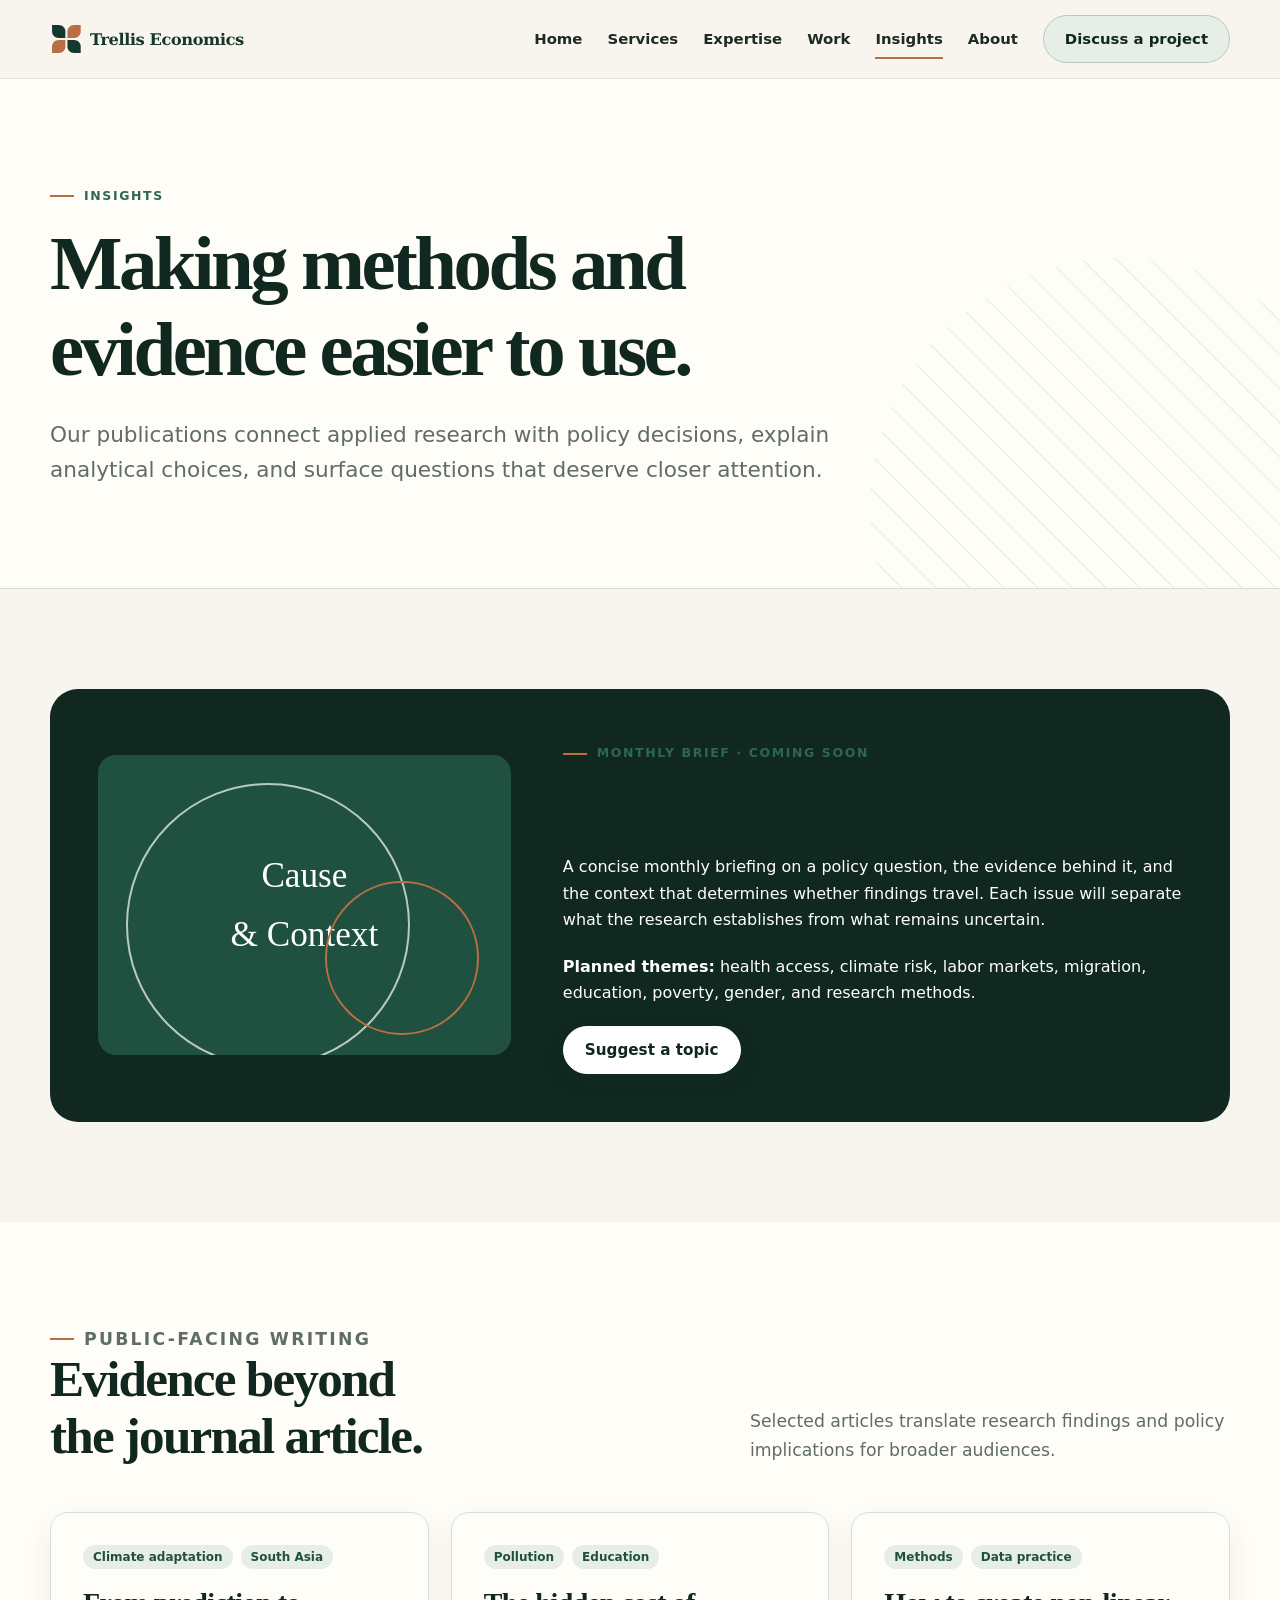
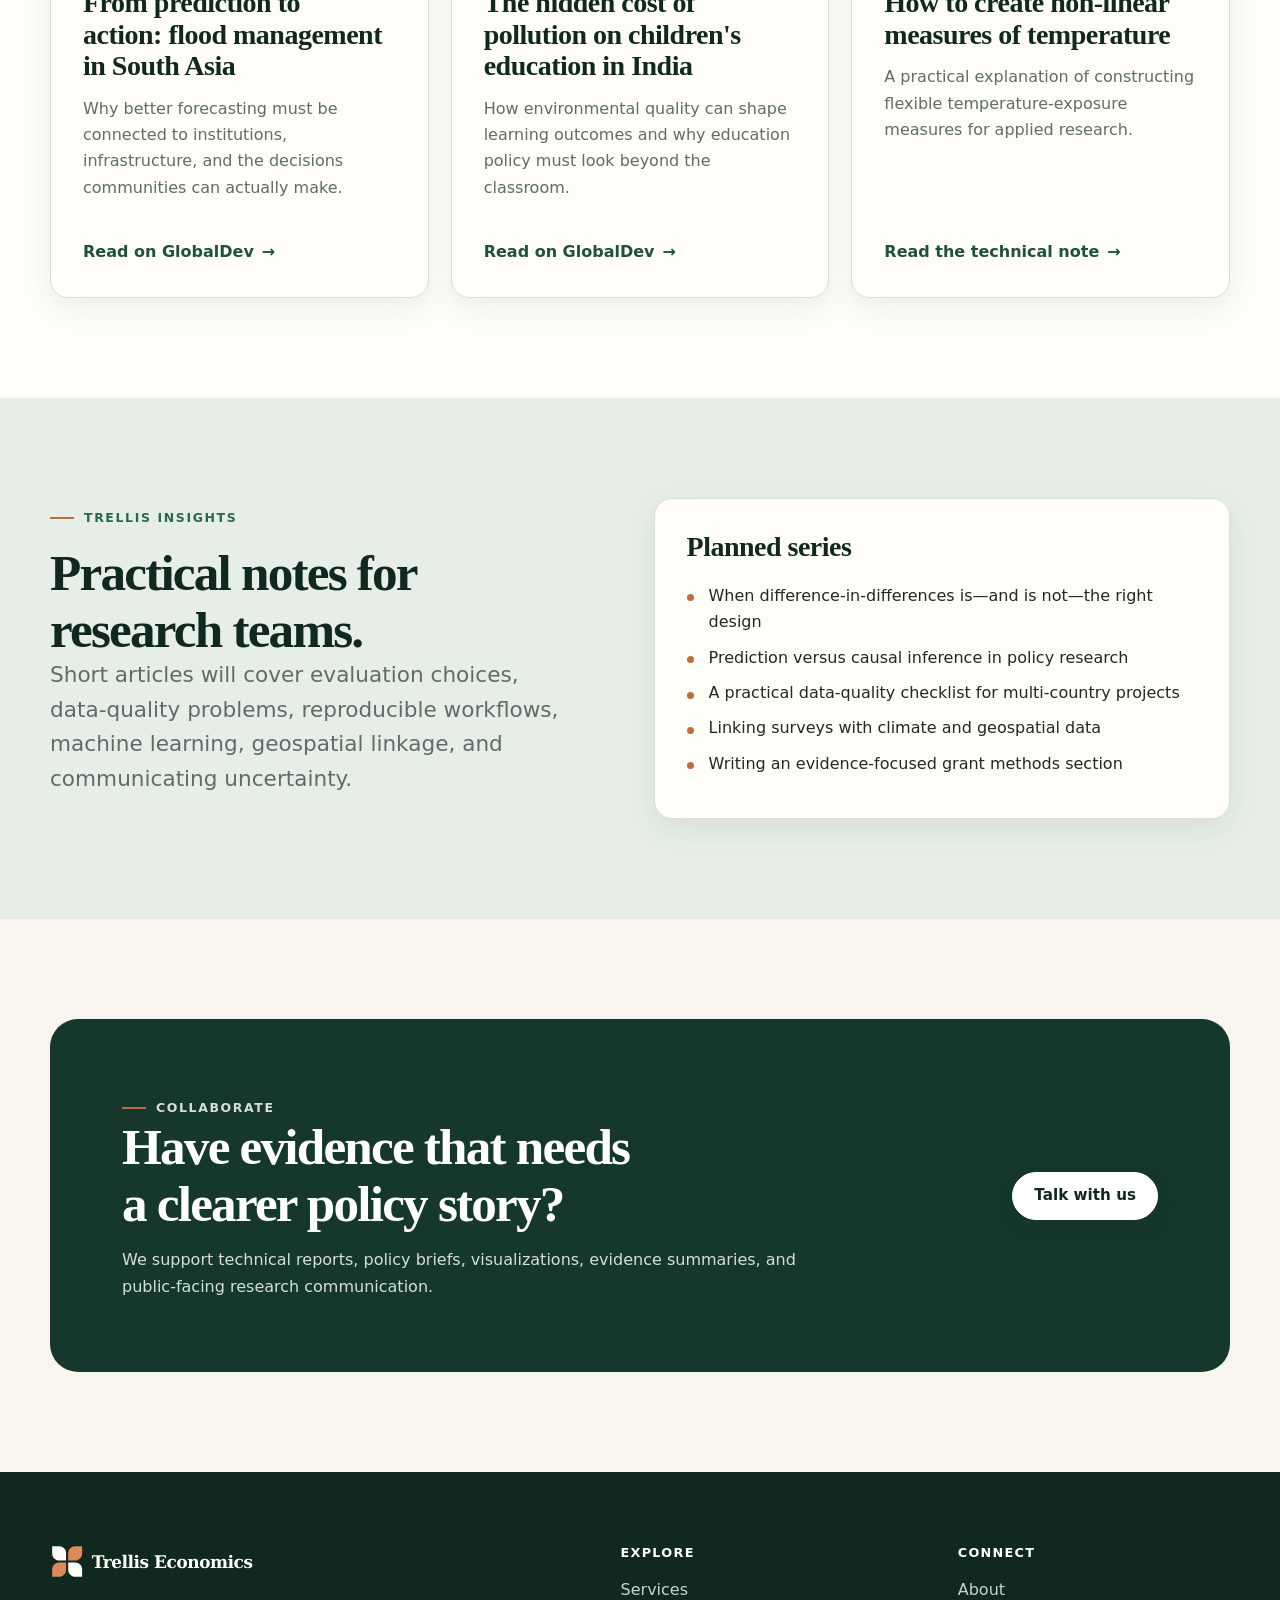
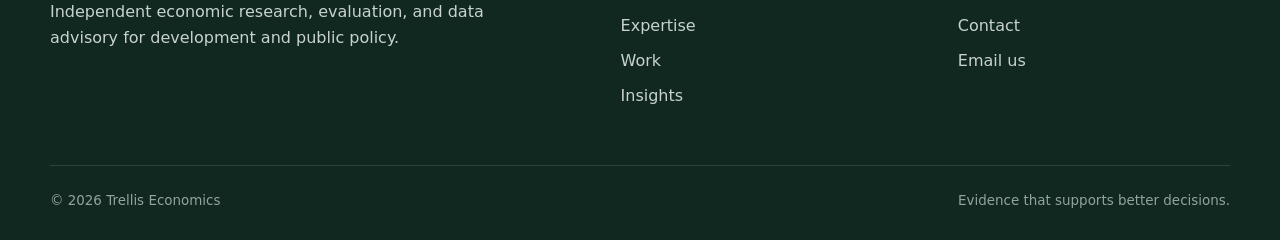
<file: insights.html>
<!doctype html>
<html lang="en">
<head>
  <meta charset="utf-8"><meta name="viewport" content="width=device-width, initial-scale=1">
  <title>Insights | Trellis Economics</title>
  <meta name="description" content="Cause and Context, Trellis Insights, policy articles, and practical notes on applied economics and data.">
  <meta name="theme-color" content="#16372c"><link rel="icon" href="favicon.svg" type="image/svg+xml"><link rel="stylesheet" href="assets/styles.css?v=4"><script src="assets/main.js" defer></script>
</head>
<body>
  <a class="skip-link" href="#main">Skip to content</a>
  <header class="site-header"><div class="container nav-wrap"><a class="brand" href="index.html" aria-label="Trellis Economics home"><img class="brand-logo" src="assets/brand/trellis-economics-logo.svg" alt="" width="430" height="72"></a><button class="nav-toggle" type="button" aria-expanded="false" aria-controls="site-navigation" aria-label="Open navigation"><span></span><span></span><span></span></button><nav class="site-nav" id="site-navigation" aria-label="Primary navigation"><a href="index.html">Home</a><a href="services.html">Services</a><a href="expertise.html">Expertise</a><a href="work.html">Work</a><a href="insights.html" aria-current="page">Insights</a><a href="about.html">About</a><a class="button" href="contact.html">Discuss a project</a></nav></div></header>

  <main id="main">
    <section class="page-hero"><div class="container"><p class="eyebrow">Insights</p><h1>Making methods and evidence easier to use.</h1><p class="lead">Our publications connect applied research with policy decisions, explain analytical choices, and surface questions that deserve closer attention.</p></div></section>

    <section class="section"><div class="container">
      <article class="insight-feature reveal">
        <div class="insight-art" aria-hidden="true"><span>Cause<br>&amp; Context</span></div>
        <div><p class="eyebrow">Monthly brief · Coming soon</p><h2>Cause and Context</h2><p>A concise monthly briefing on a policy question, the evidence behind it, and the context that determines whether findings travel. Each issue will separate what the research establishes from what remains uncertain.</p><p><strong>Planned themes:</strong> health access, climate risk, labor markets, migration, education, poverty, gender, and research methods.</p><a class="button button-light" href="contact.html">Suggest a topic</a></div>
      </article>
    </div></section>

    <section class="section surface"><div class="container">
      <div class="section-heading"><div><p class="eyebrow">Public-facing writing</p><h2>Evidence beyond the journal article.</h2></div><p>Selected articles translate research findings and policy implications for broader audiences.</p></div>
      <div class="card-grid">
        <article class="card project-card reveal"><div class="project-meta"><span class="tag">Climate adaptation</span><span class="tag">South Asia</span></div><h3>From prediction to action: flood management in South Asia</h3><p>Why better forecasting must be connected to institutions, infrastructure, and the decisions communities can actually make.</p><a class="text-link" href="https://tinyurl.com/ohiwrites1">Read on GlobalDev</a></article>
        <article class="card project-card reveal"><div class="project-meta"><span class="tag">Pollution</span><span class="tag">Education</span></div><h3>The hidden cost of pollution on children's education in India</h3><p>How environmental quality can shape learning outcomes and why education policy must look beyond the classroom.</p><a class="text-link" href="https://tinyurl.com/3jccxpys">Read on GlobalDev</a></article>
        <article class="card project-card reveal"><div class="project-meta"><span class="tag">Methods</span><span class="tag">Data practice</span></div><h3>How to create non-linear measures of temperature</h3><p>A practical explanation of constructing flexible temperature-exposure measures for applied research.</p><a class="text-link" href="https://tinyurl.com/p2dy7mvm">Read the technical note</a></article>
      </div>
    </div></section>

    <section class="section surface-sage"><div class="container split"><div><p class="eyebrow">Trellis Insights</p><h2>Practical notes for research teams.</h2><p class="lead">Short articles will cover evaluation choices, data-quality problems, reproducible workflows, machine learning, geospatial linkage, and communicating uncertainty.</p></div><div class="card"><h3>Planned series</h3><ul class="plain-list"><li>When difference-in-differences is—and is not—the right design</li><li>Prediction versus causal inference in policy research</li><li>A practical data-quality checklist for multi-country projects</li><li>Linking surveys with climate and geospatial data</li><li>Writing an evidence-focused grant methods section</li></ul></div></div></section>

    <section class="section"><div class="container cta reveal"><div class="cta-grid"><div><p class="eyebrow">Collaborate</p><h2>Have evidence that needs a clearer policy story?</h2><p>We support technical reports, policy briefs, visualizations, evidence summaries, and public-facing research communication.</p></div><a class="button button-light" href="contact.html">Talk with us</a></div></div></section>
  </main>

  <footer class="site-footer"><div class="container"><div class="footer-grid"><div class="footer-brand"><a class="brand" href="index.html" aria-label="Trellis Economics home"><img class="brand-logo brand-logo-light" src="assets/brand/trellis-economics-logo-light.svg" alt="" width="430" height="72"></a><p>Independent economic research, evaluation, and data advisory for development and public policy.</p></div><div><p class="footer-title">Explore</p><div class="footer-links"><a href="services.html">Services</a><a href="expertise.html">Expertise</a><a href="work.html">Work</a><a href="insights.html">Insights</a></div></div><div><p class="footer-title">Connect</p><div class="footer-links"><a href="about.html">About</a><a href="contact.html">Contact</a><a href="mailto:mdohiul.islam@wmich.edu">Email us</a></div></div></div><div class="footer-bottom"><span>© <span data-year></span> Trellis Economics</span><span>Evidence that supports better decisions.</span></div></div></footer>
</body>
</html>
</file>
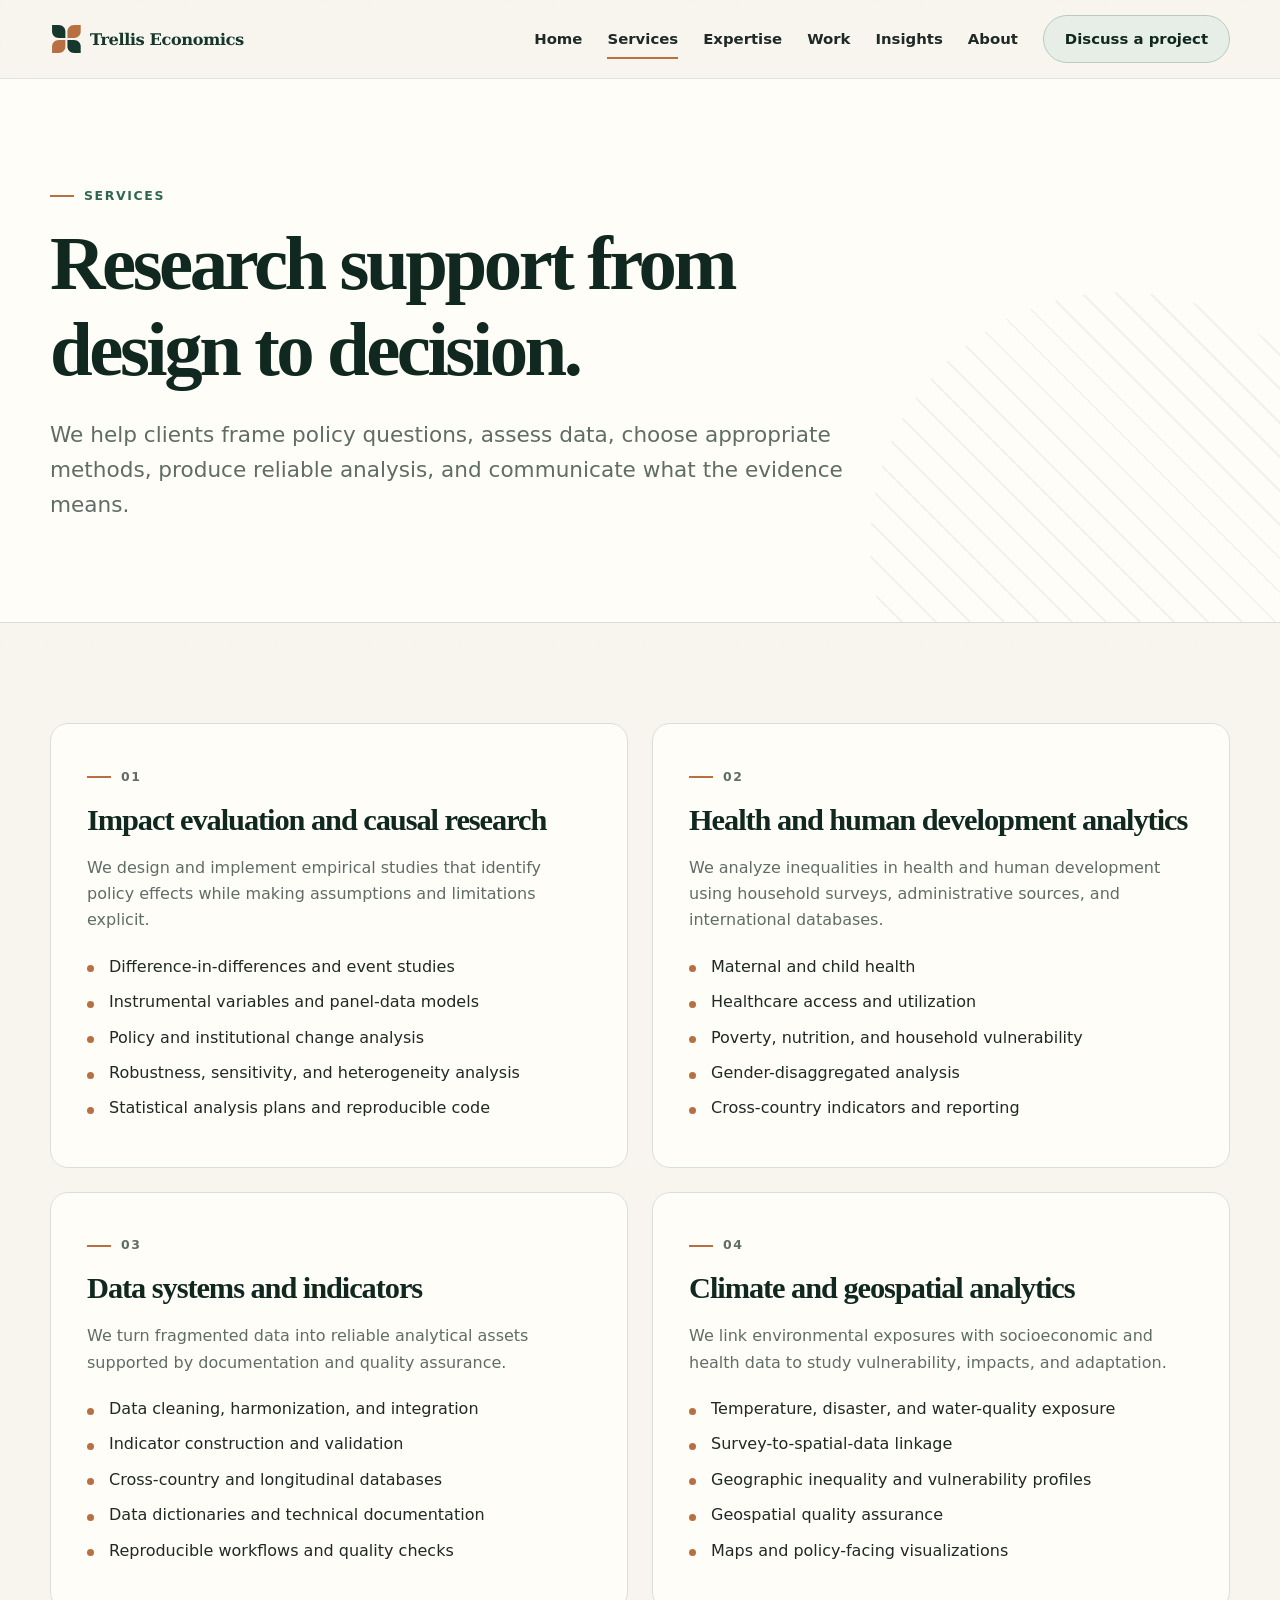
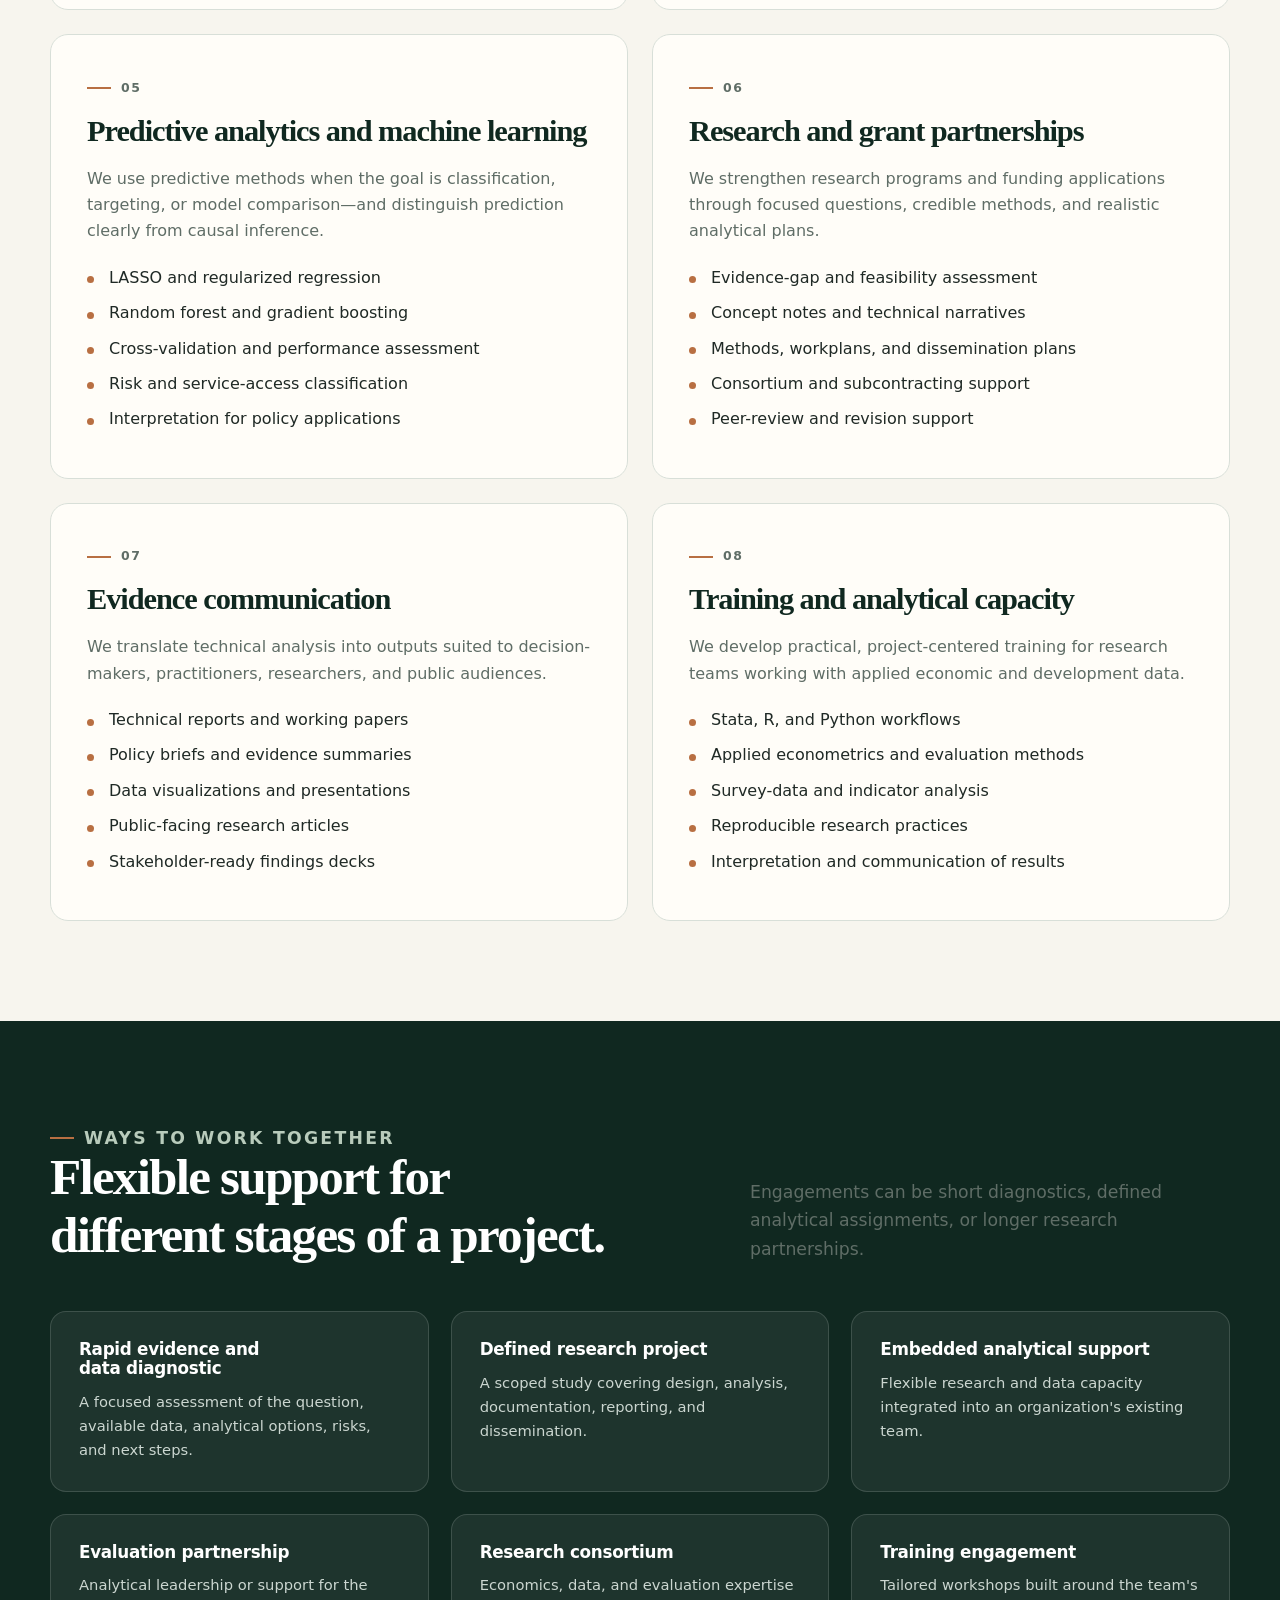
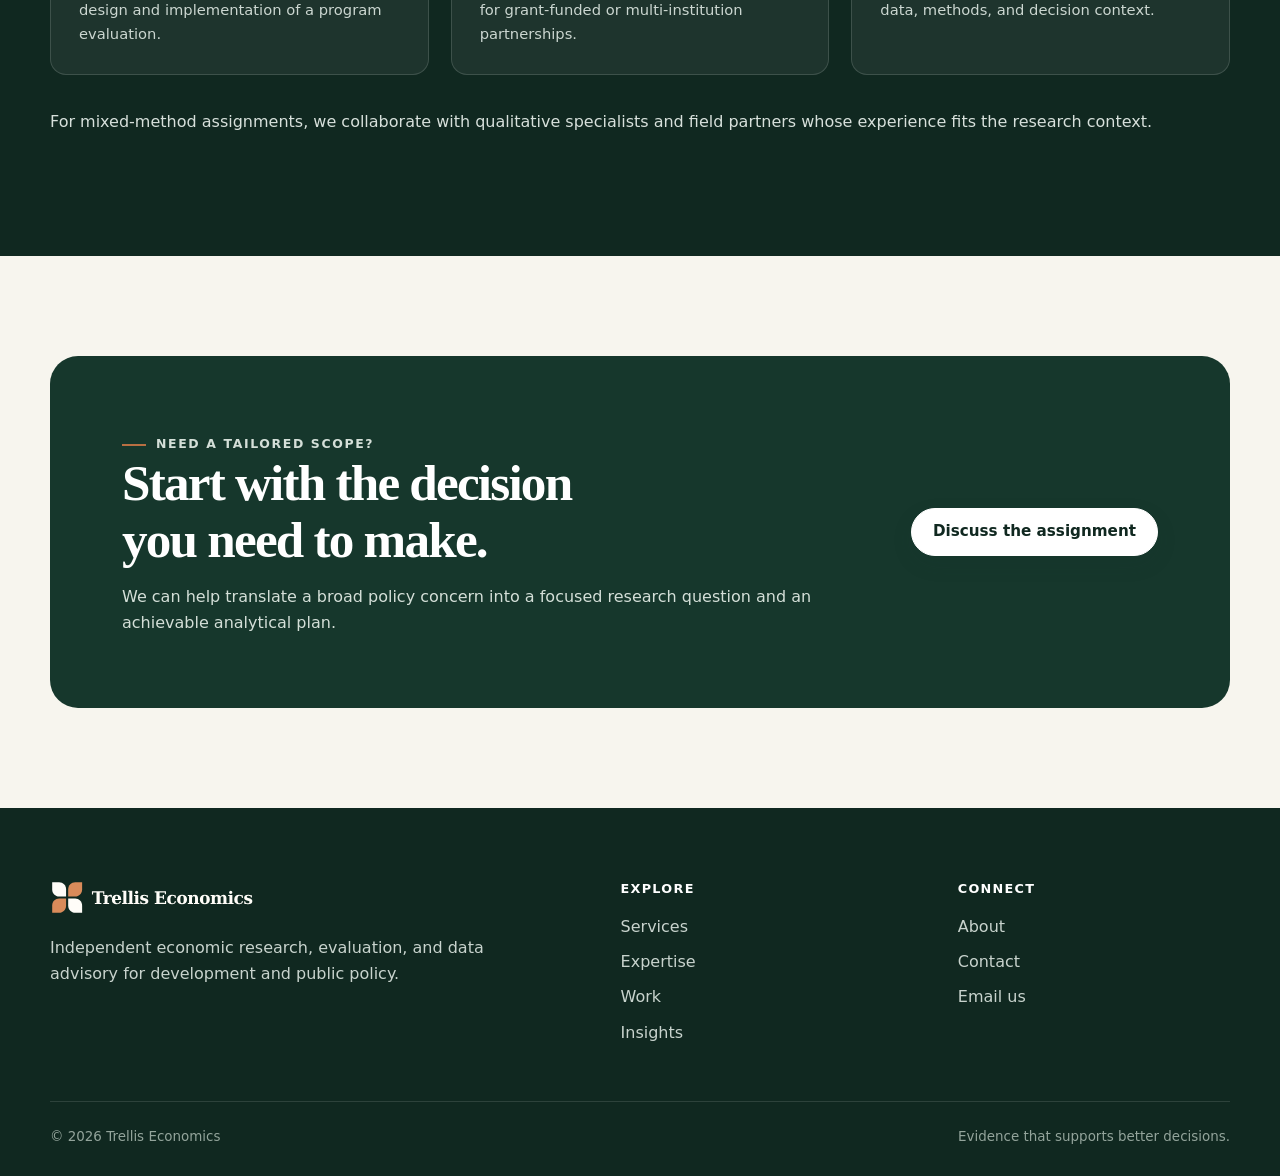
<file: services.html>
<!doctype html>
<html lang="en">
<head>
  <meta charset="utf-8"><meta name="viewport" content="width=device-width, initial-scale=1">
  <title>Services | Trellis Economics</title>
  <meta name="description" content="Impact evaluation, development analytics, data systems, climate research, predictive analytics, and research partnerships.">
  <meta name="theme-color" content="#16372c"><link rel="icon" href="favicon.svg" type="image/svg+xml"><link rel="stylesheet" href="assets/styles.css?v=4"><script src="assets/main.js" defer></script>
</head>
<body>
  <a class="skip-link" href="#main">Skip to content</a>
  <header class="site-header"><div class="container nav-wrap">
    <a class="brand" href="index.html" aria-label="Trellis Economics home"><img class="brand-logo" src="assets/brand/trellis-economics-logo.svg" alt="" width="430" height="72"></a>
    <button class="nav-toggle" type="button" aria-expanded="false" aria-controls="site-navigation" aria-label="Open navigation"><span></span><span></span><span></span></button>
    <nav class="site-nav" id="site-navigation" aria-label="Primary navigation"><a href="index.html">Home</a><a href="services.html" aria-current="page">Services</a><a href="expertise.html">Expertise</a><a href="work.html">Work</a><a href="insights.html">Insights</a><a href="about.html">About</a><a class="button" href="contact.html">Discuss a project</a></nav>
  </div></header>

  <main id="main">
    <section class="page-hero"><div class="container"><p class="eyebrow">Services</p><h1>Research support from design to decision.</h1><p class="lead">We help clients frame policy questions, assess data, choose appropriate methods, produce reliable analysis, and communicate what the evidence means.</p></div></section>

    <section class="section"><div class="container service-detail-grid">
      <article class="service-detail reveal" id="evaluation"><p class="eyebrow">01</p><h2>Impact evaluation and causal research</h2><p>We design and implement empirical studies that identify policy effects while making assumptions and limitations explicit.</p><ul><li>Difference-in-differences and event studies</li><li>Instrumental variables and panel-data models</li><li>Policy and institutional change analysis</li><li>Robustness, sensitivity, and heterogeneity analysis</li><li>Statistical analysis plans and reproducible code</li></ul></article>
      <article class="service-detail reveal" id="health"><p class="eyebrow">02</p><h2>Health and human development analytics</h2><p>We analyze inequalities in health and human development using household surveys, administrative sources, and international databases.</p><ul><li>Maternal and child health</li><li>Healthcare access and utilization</li><li>Poverty, nutrition, and household vulnerability</li><li>Gender-disaggregated analysis</li><li>Cross-country indicators and reporting</li></ul></article>
      <article class="service-detail reveal" id="data"><p class="eyebrow">03</p><h2>Data systems and indicators</h2><p>We turn fragmented data into reliable analytical assets supported by documentation and quality assurance.</p><ul><li>Data cleaning, harmonization, and integration</li><li>Indicator construction and validation</li><li>Cross-country and longitudinal databases</li><li>Data dictionaries and technical documentation</li><li>Reproducible workflows and quality checks</li></ul></article>
      <article class="service-detail reveal" id="climate"><p class="eyebrow">04</p><h2>Climate and geospatial analytics</h2><p>We link environmental exposures with socioeconomic and health data to study vulnerability, impacts, and adaptation.</p><ul><li>Temperature, disaster, and water-quality exposure</li><li>Survey-to-spatial-data linkage</li><li>Geographic inequality and vulnerability profiles</li><li>Geospatial quality assurance</li><li>Maps and policy-facing visualizations</li></ul></article>
      <article class="service-detail reveal" id="predictive"><p class="eyebrow">05</p><h2>Predictive analytics and machine learning</h2><p>We use predictive methods when the goal is classification, targeting, or model comparison—and distinguish prediction clearly from causal inference.</p><ul><li>LASSO and regularized regression</li><li>Random forest and gradient boosting</li><li>Cross-validation and performance assessment</li><li>Risk and service-access classification</li><li>Interpretation for policy applications</li></ul></article>
      <article class="service-detail reveal" id="partnerships"><p class="eyebrow">06</p><h2>Research and grant partnerships</h2><p>We strengthen research programs and funding applications through focused questions, credible methods, and realistic analytical plans.</p><ul><li>Evidence-gap and feasibility assessment</li><li>Concept notes and technical narratives</li><li>Methods, workplans, and dissemination plans</li><li>Consortium and subcontracting support</li><li>Peer-review and revision support</li></ul></article>
      <article class="service-detail reveal" id="communication"><p class="eyebrow">07</p><h2>Evidence communication</h2><p>We translate technical analysis into outputs suited to decision-makers, practitioners, researchers, and public audiences.</p><ul><li>Technical reports and working papers</li><li>Policy briefs and evidence summaries</li><li>Data visualizations and presentations</li><li>Public-facing research articles</li><li>Stakeholder-ready findings decks</li></ul></article>
      <article class="service-detail reveal" id="training"><p class="eyebrow">08</p><h2>Training and analytical capacity</h2><p>We develop practical, project-centered training for research teams working with applied economic and development data.</p><ul><li>Stata, R, and Python workflows</li><li>Applied econometrics and evaluation methods</li><li>Survey-data and indicator analysis</li><li>Reproducible research practices</li><li>Interpretation and communication of results</li></ul></article>
    </div></section>

    <section class="section surface-dark"><div class="container">
      <div class="section-heading"><div><p class="eyebrow">Ways to work together</p><h2>Flexible support for different stages of a project.</h2></div><p>Engagements can be short diagnostics, defined analytical assignments, or longer research partnerships.</p></div>
      <div class="engagement-grid">
        <article class="engagement-card"><h3>Rapid evidence and data diagnostic</h3><p>A focused assessment of the question, available data, analytical options, risks, and next steps.</p></article>
        <article class="engagement-card"><h3>Defined research project</h3><p>A scoped study covering design, analysis, documentation, reporting, and dissemination.</p></article>
        <article class="engagement-card"><h3>Embedded analytical support</h3><p>Flexible research and data capacity integrated into an organization's existing team.</p></article>
        <article class="engagement-card"><h3>Evaluation partnership</h3><p>Analytical leadership or support for the design and implementation of a program evaluation.</p></article>
        <article class="engagement-card"><h3>Research consortium</h3><p>Economics, data, and evaluation expertise for grant-funded or multi-institution partnerships.</p></article>
        <article class="engagement-card"><h3>Training engagement</h3><p>Tailored workshops built around the team's data, methods, and decision context.</p></article>
      </div>
      <p style="margin-top: 34px">For mixed-method assignments, we collaborate with qualitative specialists and field partners whose experience fits the research context.</p>
    </div></section>

    <section class="section"><div class="container cta reveal"><div class="cta-grid"><div><p class="eyebrow">Need a tailored scope?</p><h2>Start with the decision you need to make.</h2><p>We can help translate a broad policy concern into a focused research question and an achievable analytical plan.</p></div><a class="button button-light" href="contact.html">Discuss the assignment</a></div></div></section>
  </main>

  <footer class="site-footer"><div class="container"><div class="footer-grid"><div class="footer-brand"><a class="brand" href="index.html" aria-label="Trellis Economics home"><img class="brand-logo brand-logo-light" src="assets/brand/trellis-economics-logo-light.svg" alt="" width="430" height="72"></a><p>Independent economic research, evaluation, and data advisory for development and public policy.</p></div><div><p class="footer-title">Explore</p><div class="footer-links"><a href="services.html">Services</a><a href="expertise.html">Expertise</a><a href="work.html">Work</a><a href="insights.html">Insights</a></div></div><div><p class="footer-title">Connect</p><div class="footer-links"><a href="about.html">About</a><a href="contact.html">Contact</a><a href="mailto:mdohiul.islam@wmich.edu">Email us</a></div></div></div><div class="footer-bottom"><span>© <span data-year></span> Trellis Economics</span><span>Evidence that supports better decisions.</span></div></div></footer>
</body>
</html>
</file>
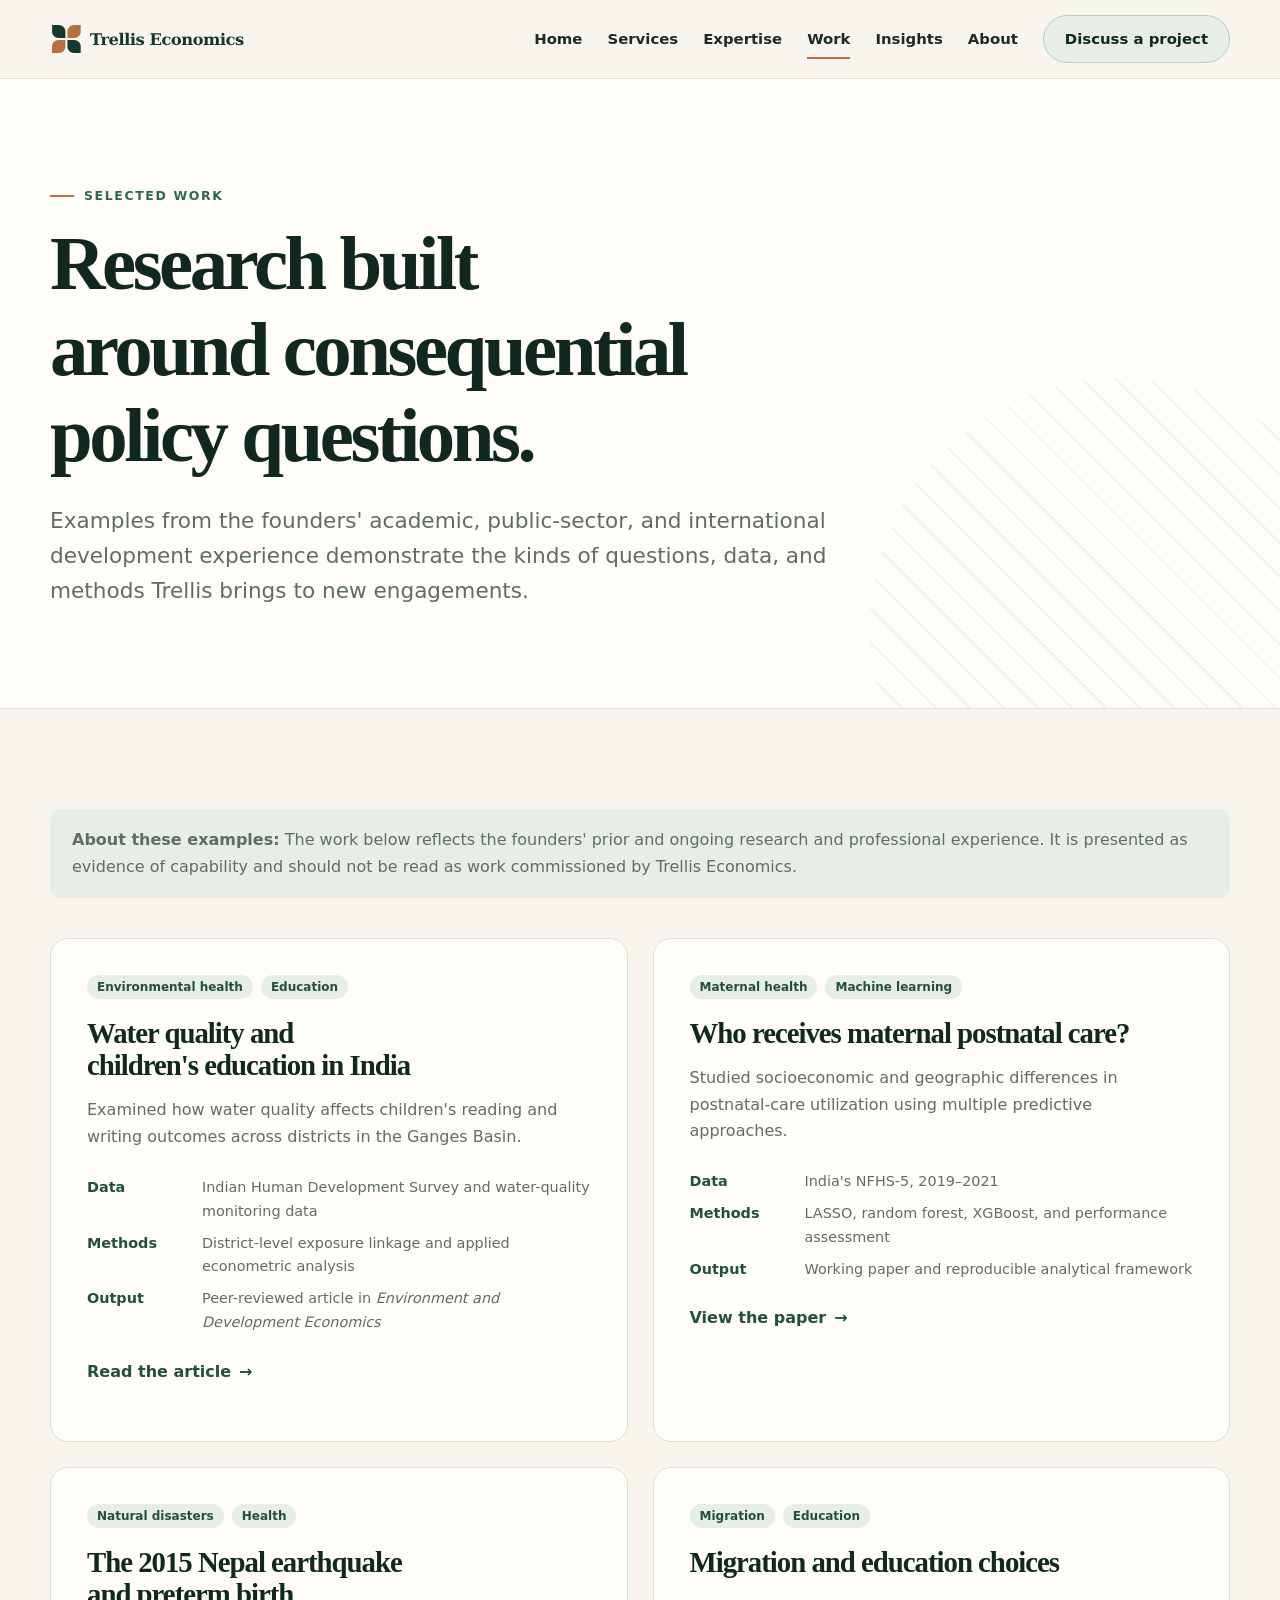
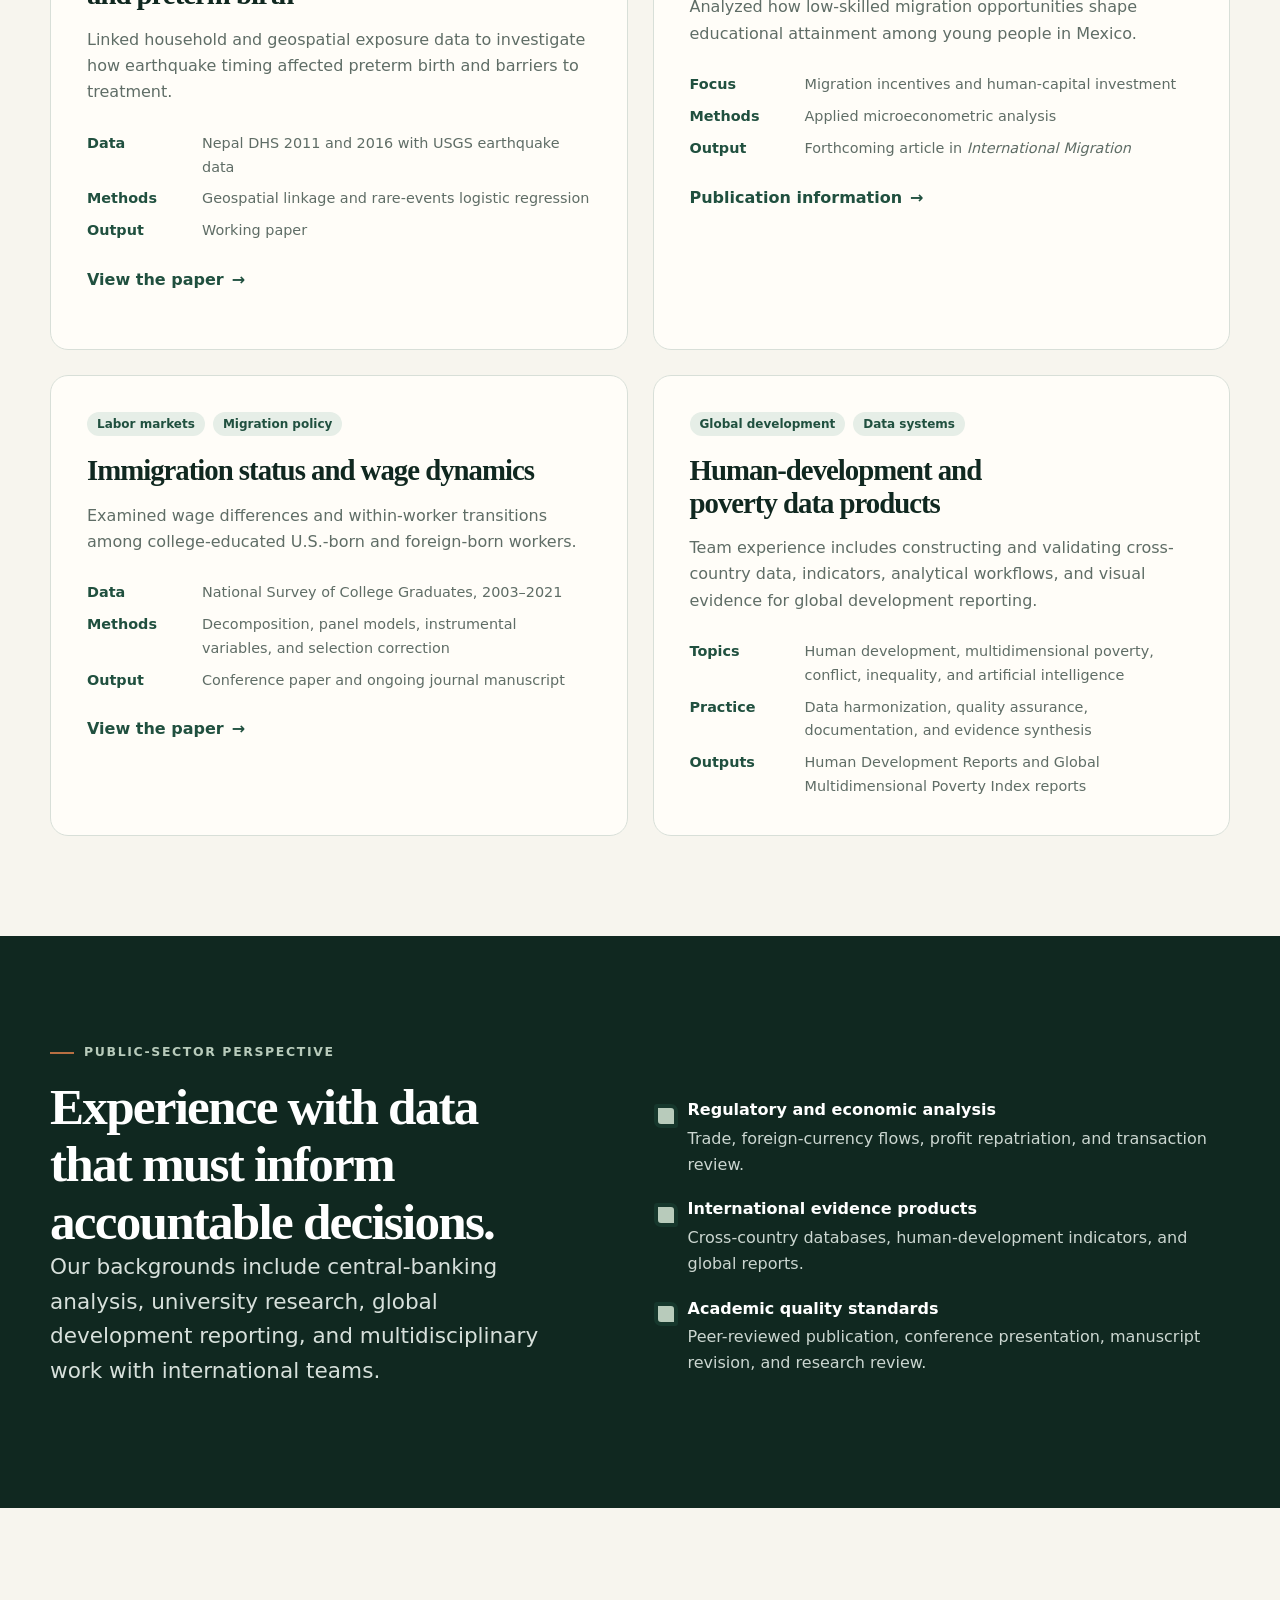
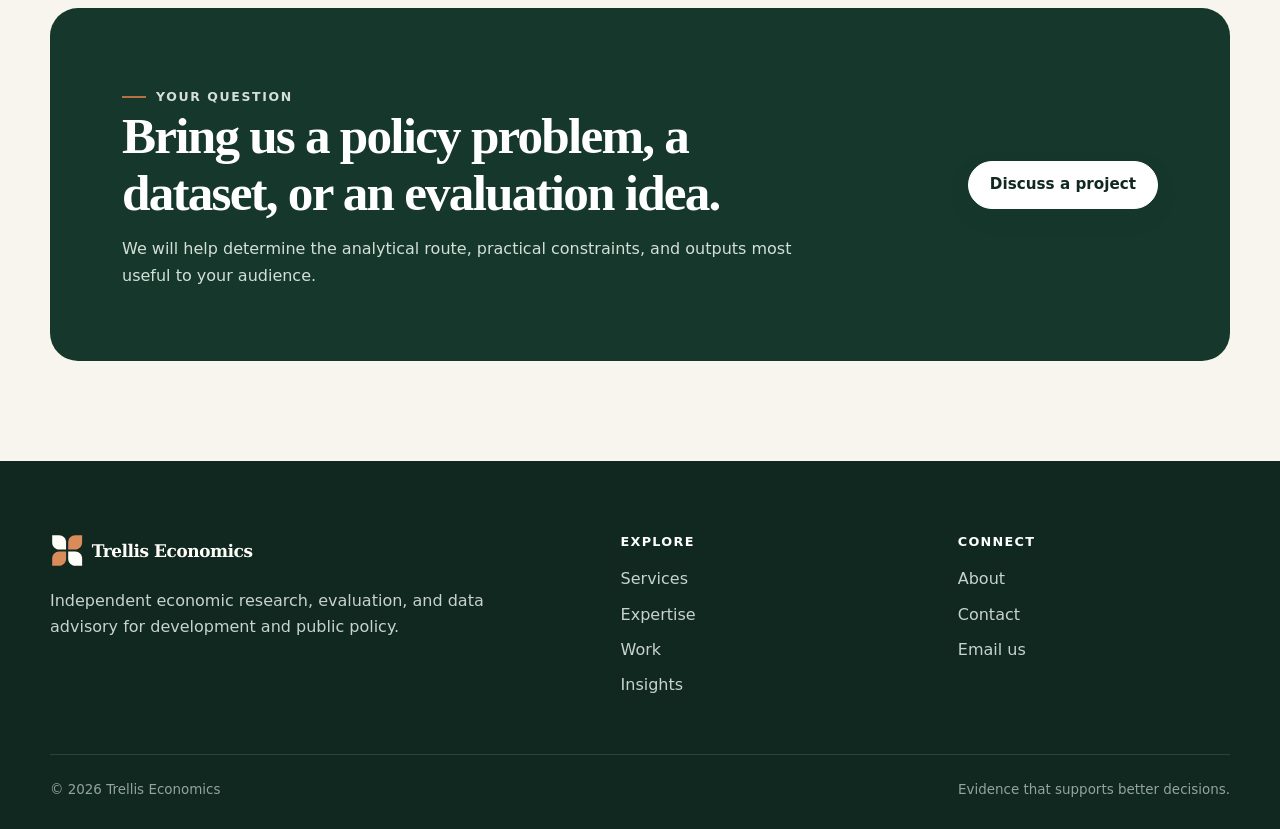
<file: work.html>
<!doctype html>
<html lang="en">
<head>
  <meta charset="utf-8"><meta name="viewport" content="width=device-width, initial-scale=1">
  <title>Selected Work | Trellis Economics</title>
  <meta name="description" content="Selected research and data experience across environmental health, maternal care, migration, labor, education, poverty, and human development.">
  <meta name="theme-color" content="#16372c"><link rel="icon" href="favicon.svg" type="image/svg+xml"><link rel="stylesheet" href="assets/styles.css?v=4"><script src="assets/main.js" defer></script>
</head>
<body>
  <a class="skip-link" href="#main">Skip to content</a>
  <header class="site-header"><div class="container nav-wrap"><a class="brand" href="index.html" aria-label="Trellis Economics home"><img class="brand-logo" src="assets/brand/trellis-economics-logo.svg" alt="" width="430" height="72"></a><button class="nav-toggle" type="button" aria-expanded="false" aria-controls="site-navigation" aria-label="Open navigation"><span></span><span></span><span></span></button><nav class="site-nav" id="site-navigation" aria-label="Primary navigation"><a href="index.html">Home</a><a href="services.html">Services</a><a href="expertise.html">Expertise</a><a href="work.html" aria-current="page">Work</a><a href="insights.html">Insights</a><a href="about.html">About</a><a class="button" href="contact.html">Discuss a project</a></nav></div></header>

  <main id="main">
    <section class="page-hero"><div class="container"><p class="eyebrow">Selected work</p><h1>Research built around consequential policy questions.</h1><p class="lead">Examples from the founders' academic, public-sector, and international development experience demonstrate the kinds of questions, data, and methods Trellis brings to new engagements.</p></div></section>

    <section class="section"><div class="container">
      <p class="notice"><strong>About these examples:</strong> The work below reflects the founders' prior and ongoing research and professional experience. It is presented as evidence of capability and should not be read as work commissioned by Trellis Economics.</p>
      <div class="work-grid">
        <article class="work-card reveal"><div class="project-meta"><span class="tag">Environmental health</span><span class="tag">Education</span></div><h2>Water quality and children's education in India</h2><p>Examined how water quality affects children's reading and writing outcomes across districts in the Ganges Basin.</p><dl><dt>Data</dt><dd>Indian Human Development Survey and water-quality monitoring data</dd><dt>Methods</dt><dd>District-level exposure linkage and applied econometric analysis</dd><dt>Output</dt><dd>Peer-reviewed article in <em>Environment and Development Economics</em></dd></dl><p style="margin-top: 24px"><a class="text-link" href="https://doi.org/10.1017/S1355770X24000123">Read the article</a></p></article>
        <article class="work-card reveal"><div class="project-meta"><span class="tag">Maternal health</span><span class="tag">Machine learning</span></div><h2>Who receives maternal postnatal care?</h2><p>Studied socioeconomic and geographic differences in postnatal-care utilization using multiple predictive approaches.</p><dl><dt>Data</dt><dd>India's NFHS-5, 2019–2021</dd><dt>Methods</dt><dd>LASSO, random forest, XGBoost, and performance assessment</dd><dt>Output</dt><dd>Working paper and reproducible analytical framework</dd></dl><p style="margin-top: 24px"><a class="text-link" href="http://dx.doi.org/10.2139/ssrn.7433860">View the paper</a></p></article>
        <article class="work-card reveal"><div class="project-meta"><span class="tag">Natural disasters</span><span class="tag">Health</span></div><h2>The 2015 Nepal earthquake and preterm birth</h2><p>Linked household and geospatial exposure data to investigate how earthquake timing affected preterm birth and barriers to treatment.</p><dl><dt>Data</dt><dd>Nepal DHS 2011 and 2016 with USGS earthquake data</dd><dt>Methods</dt><dd>Geospatial linkage and rare-events logistic regression</dd><dt>Output</dt><dd>Working paper</dd></dl><p style="margin-top: 24px"><a class="text-link" href="https://doi.org/10.2139/ssrn.5345999">View the paper</a></p></article>
        <article class="work-card reveal"><div class="project-meta"><span class="tag">Migration</span><span class="tag">Education</span></div><h2>Migration and education choices</h2><p>Analyzed how low-skilled migration opportunities shape educational attainment among young people in Mexico.</p><dl><dt>Focus</dt><dd>Migration incentives and human-capital investment</dd><dt>Methods</dt><dd>Applied microeconometric analysis</dd><dt>Output</dt><dd>Forthcoming article in <em>International Migration</em></dd></dl><p style="margin-top: 24px"><a class="text-link" href="https://tinyurl.com/3k3cy4fu">Publication information</a></p></article>
        <article class="work-card reveal"><div class="project-meta"><span class="tag">Labor markets</span><span class="tag">Migration policy</span></div><h2>Immigration status and wage dynamics</h2><p>Examined wage differences and within-worker transitions among college-educated U.S.-born and foreign-born workers.</p><dl><dt>Data</dt><dd>National Survey of College Graduates, 2003–2021</dd><dt>Methods</dt><dd>Decomposition, panel models, instrumental variables, and selection correction</dd><dt>Output</dt><dd>Conference paper and ongoing journal manuscript</dd></dl><p style="margin-top: 24px"><a class="text-link" href="https://doi.org/10.13140/RG.2.2.16280.56323">View the paper</a></p></article>
        <article class="work-card reveal"><div class="project-meta"><span class="tag">Global development</span><span class="tag">Data systems</span></div><h2>Human-development and poverty data products</h2><p>Team experience includes constructing and validating cross-country data, indicators, analytical workflows, and visual evidence for global development reporting.</p><dl><dt>Topics</dt><dd>Human development, multidimensional poverty, conflict, inequality, and artificial intelligence</dd><dt>Practice</dt><dd>Data harmonization, quality assurance, documentation, and evidence synthesis</dd><dt>Outputs</dt><dd>Human Development Reports and Global Multidimensional Poverty Index reports</dd></dl></article>
      </div>
    </div></section>

    <section class="section surface-dark"><div class="container split"><div><p class="eyebrow">Public-sector perspective</p><h2>Experience with data that must inform accountable decisions.</h2><p class="lead">Our backgrounds include central-banking analysis, university research, global development reporting, and multidisciplinary work with international teams.</p></div><div><ul class="feature-list"><li><strong style="color: white">Regulatory and economic analysis</strong><span style="color: #cbd6d0">Trade, foreign-currency flows, profit repatriation, and transaction review.</span></li><li><strong style="color: white">International evidence products</strong><span style="color: #cbd6d0">Cross-country databases, human-development indicators, and global reports.</span></li><li><strong style="color: white">Academic quality standards</strong><span style="color: #cbd6d0">Peer-reviewed publication, conference presentation, manuscript revision, and research review.</span></li></ul></div></div></section>

    <section class="section"><div class="container cta reveal"><div class="cta-grid"><div><p class="eyebrow">Your question</p><h2>Bring us a policy problem, a dataset, or an evaluation idea.</h2><p>We will help determine the analytical route, practical constraints, and outputs most useful to your audience.</p></div><a class="button button-light" href="contact.html">Discuss a project</a></div></div></section>
  </main>

  <footer class="site-footer"><div class="container"><div class="footer-grid"><div class="footer-brand"><a class="brand" href="index.html" aria-label="Trellis Economics home"><img class="brand-logo brand-logo-light" src="assets/brand/trellis-economics-logo-light.svg" alt="" width="430" height="72"></a><p>Independent economic research, evaluation, and data advisory for development and public policy.</p></div><div><p class="footer-title">Explore</p><div class="footer-links"><a href="services.html">Services</a><a href="expertise.html">Expertise</a><a href="work.html">Work</a><a href="insights.html">Insights</a></div></div><div><p class="footer-title">Connect</p><div class="footer-links"><a href="about.html">About</a><a href="contact.html">Contact</a><a href="mailto:mdohiul.islam@wmich.edu">Email us</a></div></div></div><div class="footer-bottom"><span>© <span data-year></span> Trellis Economics</span><span>Evidence that supports better decisions.</span></div></div></footer>
</body>
</html>
</file>
<file: assets/styles.css>
:root {
  --forest-950: #102820;
  --forest-900: #16372c;
  --forest-800: #20503f;
  --forest-700: #2e6751;
  --sage-500: #84a28c;
  --sage-300: #b8cbbb;
  --sage-100: #e6eee7;
  --ivory: #f7f5ee;
  --paper: #fffdf8;
  --ink: #1f2925;
  --muted: #5f6d66;
  --clay: #b86f42;
  --clay-dark: #915332;
  --line: #d8dfd8;
  --white: #ffffff;
  --shadow: 0 20px 55px rgba(22, 55, 44, 0.1);
  --shadow-small: 0 10px 28px rgba(22, 55, 44, 0.08);
  --radius-lg: 28px;
  --radius-md: 18px;
  --radius-sm: 10px;
  --max-width: 1180px;
  --serif: Georgia, "Times New Roman", serif;
  --sans: Inter, ui-sans-serif, system-ui, -apple-system, BlinkMacSystemFont, "Segoe UI", sans-serif;
}

* {
  box-sizing: border-box;
}

html {
  scroll-behavior: smooth;
}

body {
  margin: 0;
  color: var(--ink);
  background: var(--ivory);
  font-family: var(--sans);
  font-size: 16px;
  line-height: 1.65;
  -webkit-font-smoothing: antialiased;
}

body::before {
  position: fixed;
  inset: 0;
  z-index: -2;
  content: "";
  pointer-events: none;
  background:
    linear-gradient(rgba(22, 55, 44, 0.025) 1px, transparent 1px),
    linear-gradient(90deg, rgba(22, 55, 44, 0.025) 1px, transparent 1px);
  background-size: 46px 46px;
  mask-image: linear-gradient(to bottom, black, transparent 82%);
}

a {
  color: var(--forest-800);
  text-decoration-thickness: 1px;
  text-underline-offset: 3px;
}

a:hover {
  color: var(--clay-dark);
}

img,
svg {
  display: block;
  max-width: 100%;
}

button,
input,
textarea,
select {
  font: inherit;
}

.skip-link {
  position: fixed;
  top: 10px;
  left: 10px;
  z-index: 1000;
  padding: 10px 14px;
  color: var(--white);
  background: var(--forest-950);
  border-radius: 8px;
  transform: translateY(-150%);
}

.skip-link:focus {
  transform: translateY(0);
}

.container {
  width: min(calc(100% - 40px), var(--max-width));
  margin-inline: auto;
}

.narrow {
  max-width: 800px;
}

.section {
  padding: 100px 0;
}

.section-sm {
  padding: 70px 0;
}

.surface {
  background: var(--paper);
}

.surface-dark {
  color: var(--white);
  background: var(--forest-950);
}

.surface-sage {
  background: var(--sage-100);
}

.eyebrow {
  display: inline-flex;
  align-items: center;
  gap: 10px;
  margin: 0 0 18px;
  color: var(--forest-700);
  font-size: 0.78rem;
  font-weight: 750;
  letter-spacing: 0.13em;
  line-height: 1.2;
  text-transform: uppercase;
}

.eyebrow::before {
  width: 24px;
  height: 2px;
  content: "";
  background: var(--clay);
}

.surface-dark .eyebrow {
  color: var(--sage-300);
}

h1,
h2,
h3,
h4 {
  margin: 0;
  color: var(--forest-950);
  font-family: var(--serif);
  font-weight: 600;
  line-height: 1.12;
  text-wrap: balance;
}

h1 {
  font-size: clamp(2.8rem, 7vw, 5.7rem);
  letter-spacing: -0.045em;
}

h2 {
  font-size: clamp(2.1rem, 4vw, 3.65rem);
  letter-spacing: -0.035em;
}

h3 {
  font-size: clamp(1.3rem, 2.2vw, 1.75rem);
  letter-spacing: -0.018em;
}

.surface-dark h1,
.surface-dark h2,
.surface-dark h3 {
  color: var(--white);
}

p {
  margin: 0 0 1.25rem;
}

.lead {
  max-width: 720px;
  color: var(--muted);
  font-size: clamp(1.12rem, 1.8vw, 1.35rem);
  line-height: 1.6;
}

.surface-dark .lead,
.surface-dark p {
  color: #d7e0db;
}

.section-heading {
  display: grid;
  grid-template-columns: minmax(0, 1fr) minmax(280px, 0.75fr);
  gap: 60px;
  align-items: end;
  margin-bottom: 48px;
}

.section-heading p {
  margin: 0;
  color: var(--muted);
  font-size: 1.08rem;
}

.site-header {
  position: sticky;
  top: 0;
  z-index: 100;
  border-bottom: 1px solid rgba(216, 223, 216, 0.75);
  background: rgba(247, 245, 238, 0.9);
  backdrop-filter: blur(16px);
}

.nav-wrap {
  display: flex;
  min-height: 78px;
  align-items: center;
  justify-content: space-between;
  gap: 28px;
}

.brand {
  display: inline-flex;
  align-items: center;
  text-decoration: none;
}

.brand-logo {
  width: 220px;
  height: auto;
}

.site-nav {
  display: flex;
  align-items: center;
  gap: 25px;
}

.site-nav a {
  position: relative;
  color: var(--ink);
  font-size: 0.93rem;
  font-weight: 650;
  text-decoration: none;
}

.site-nav a.button,
.site-nav a.button:hover {
  color: var(--forest-950);
  background: var(--sage-100);
  border-color: var(--sage-300);
  box-shadow: none;
}

.site-nav a.button:hover {
  background: var(--paper);
  border-color: var(--forest-700);
}

.site-nav a:not(.button)::after {
  position: absolute;
  right: 0;
  bottom: -8px;
  left: 0;
  height: 2px;
  content: "";
  background: var(--clay);
  transform: scaleX(0);
  transform-origin: right;
  transition: transform 180ms ease;
}

.site-nav a:hover::after,
.site-nav a[aria-current="page"]::after {
  transform: scaleX(1);
  transform-origin: left;
}

.nav-toggle {
  display: none;
  width: 44px;
  height: 44px;
  padding: 10px;
  border: 1px solid var(--line);
  background: var(--paper);
  border-radius: 10px;
  cursor: pointer;
}

.nav-toggle span {
  display: block;
  width: 100%;
  height: 2px;
  margin: 5px 0;
  background: var(--forest-950);
}

.button {
  display: inline-flex;
  min-height: 48px;
  padding: 12px 21px;
  align-items: center;
  justify-content: center;
  gap: 10px;
  color: var(--white);
  font-size: 0.95rem;
  font-weight: 750;
  line-height: 1;
  text-decoration: none;
  background: var(--forest-900);
  border: 1px solid var(--forest-900);
  border-radius: 999px;
  box-shadow: 0 8px 20px rgba(22, 55, 44, 0.13);
  transition: transform 180ms ease, background 180ms ease, box-shadow 180ms ease;
}

.button:hover {
  color: var(--white);
  background: var(--forest-700);
  border-color: var(--forest-700);
  box-shadow: 0 12px 26px rgba(22, 55, 44, 0.18);
  transform: translateY(-2px);
}

.button-secondary {
  color: var(--forest-900);
  background: transparent;
  border-color: var(--forest-700);
  box-shadow: none;
}

.button-secondary:hover {
  color: var(--white);
}

.button-light {
  color: var(--forest-950);
  background: var(--white);
  border-color: var(--white);
}

.button-light:hover {
  color: var(--forest-950);
  background: var(--sage-100);
  border-color: var(--sage-100);
}

.text-link {
  display: inline-flex;
  align-items: center;
  gap: 8px;
  font-weight: 750;
  text-decoration: none;
}

.text-link::after {
  content: "→";
  transition: transform 180ms ease;
}

.text-link:hover::after {
  transform: translateX(4px);
}

.hero {
  position: relative;
  overflow: hidden;
  padding: 105px 0 90px;
}

.hero::after {
  position: absolute;
  top: -220px;
  right: -160px;
  z-index: -1;
  width: 620px;
  height: 620px;
  content: "";
  background: radial-gradient(circle, rgba(132, 162, 140, 0.24), transparent 68%);
  border-radius: 50%;
}

.hero-grid {
  display: grid;
  grid-template-columns: minmax(0, 1.1fr) minmax(380px, 0.9fr);
  gap: 75px;
  align-items: center;
}

.hero-copy h1 {
  max-width: 790px;
  margin-bottom: 28px;
}

.hero-copy .lead {
  margin-bottom: 34px;
}

.hero-actions {
  display: flex;
  flex-wrap: wrap;
  gap: 14px;
}

.hero-panel {
  position: relative;
  overflow: hidden;
  padding: 38px;
  color: var(--white);
  background: var(--forest-950);
  border-radius: var(--radius-lg);
  box-shadow: var(--shadow);
}

.hero-panel::before {
  position: absolute;
  inset: 0;
  content: "";
  opacity: 0.2;
  background-image:
    linear-gradient(rgba(255, 255, 255, 0.18) 1px, transparent 1px),
    linear-gradient(90deg, rgba(255, 255, 255, 0.18) 1px, transparent 1px);
  background-size: 44px 44px;
}

.hero-panel > * {
  position: relative;
}

.hero-panel-label {
  margin-bottom: 28px;
  color: var(--sage-300);
  font-size: 0.75rem;
  font-weight: 750;
  letter-spacing: 0.14em;
  text-transform: uppercase;
}

.evidence-path {
  display: grid;
  gap: 13px;
}

.evidence-step {
  display: grid;
  padding: 15px 16px;
  grid-template-columns: 40px 1fr;
  gap: 14px;
  align-items: center;
  background: rgba(255, 255, 255, 0.075);
  border: 1px solid rgba(255, 255, 255, 0.12);
  border-radius: 12px;
}

.evidence-step span {
  display: grid;
  width: 36px;
  height: 36px;
  place-items: center;
  color: var(--forest-950);
  font-family: var(--serif);
  font-weight: 700;
  background: var(--sage-300);
  border-radius: 50%;
}

.evidence-step:nth-child(even) span {
  color: var(--white);
  background: var(--clay);
}

.evidence-step strong {
  display: block;
  font-size: 1.02rem;
}

.evidence-step small {
  color: #c5d1ca;
}

.capability-strip {
  border-block: 1px solid var(--line);
  background: rgba(255, 253, 248, 0.72);
}

.capability-list {
  display: grid;
  min-height: 110px;
  grid-template-columns: repeat(4, 1fr);
  align-items: center;
}

.capability-item {
  padding: 18px 28px;
  color: var(--forest-900);
  font-size: 0.86rem;
  font-weight: 750;
  letter-spacing: 0.075em;
  text-align: center;
  text-transform: uppercase;
  border-right: 1px solid var(--line);
}

.capability-item:first-child {
  border-left: 1px solid var(--line);
}

.card-grid {
  display: grid;
  grid-template-columns: repeat(3, minmax(0, 1fr));
  gap: 22px;
}

.card-grid-2 {
  grid-template-columns: repeat(2, minmax(0, 1fr));
}

.card {
  position: relative;
  overflow: hidden;
  padding: 32px;
  background: var(--paper);
  border: 1px solid var(--line);
  border-radius: var(--radius-md);
  box-shadow: var(--shadow-small);
  transition: transform 180ms ease, box-shadow 180ms ease, border-color 180ms ease;
}

.card:hover {
  border-color: var(--sage-500);
  box-shadow: var(--shadow);
  transform: translateY(-5px);
}

.card-number,
.card-icon {
  display: grid;
  width: 46px;
  height: 46px;
  margin-bottom: 24px;
  place-items: center;
  color: var(--forest-900);
  font-family: var(--serif);
  font-size: 1.05rem;
  font-weight: 700;
  background: var(--sage-100);
  border-radius: 12px;
}

.card h3 {
  margin-bottom: 14px;
}

.card p {
  color: var(--muted);
}

.card .text-link {
  margin-top: 8px;
}

.split {
  display: grid;
  grid-template-columns: minmax(0, 0.95fr) minmax(0, 1.05fr);
  gap: 82px;
  align-items: center;
}

.feature-list {
  display: grid;
  gap: 18px;
  margin: 30px 0 0;
  padding: 0;
  list-style: none;
}

.feature-list li {
  position: relative;
  padding-left: 34px;
}

.feature-list li::before {
  position: absolute;
  top: 0.42em;
  left: 0;
  width: 16px;
  height: 16px;
  content: "";
  background: var(--sage-300);
  border: 4px solid var(--forest-900);
  border-radius: 3px 7px 3px 7px;
}

.feature-list strong {
  display: block;
  margin-bottom: 2px;
  color: var(--forest-950);
}

.feature-list span {
  color: var(--muted);
}

.data-figure {
  position: relative;
  min-height: 470px;
  padding: 46px;
  background: var(--sage-100);
  border-radius: var(--radius-lg);
}

.data-figure-grid {
  display: grid;
  height: 100%;
  min-height: 378px;
  grid-template-columns: repeat(5, 1fr);
  gap: 13px;
  align-items: end;
}

.data-bar {
  position: relative;
  min-height: 70px;
  background: var(--forest-800);
  border-radius: 12px 12px 4px 4px;
}

.data-bar:nth-child(1) { height: 34%; }
.data-bar:nth-child(2) { height: 58%; }
.data-bar:nth-child(3) { height: 46%; }
.data-bar:nth-child(4) { height: 82%; background: var(--clay); }
.data-bar:nth-child(5) { height: 68%; }

.data-line {
  position: absolute;
  top: 38%;
  right: 38px;
  left: 38px;
  height: 3px;
  background: var(--forest-950);
  transform: rotate(-9deg);
  transform-origin: center;
}

.data-line::before,
.data-line::after {
  position: absolute;
  top: -6px;
  width: 15px;
  height: 15px;
  content: "";
  background: var(--forest-950);
  border-radius: 50%;
}

.data-line::before { left: 0; }
.data-line::after { right: 0; }

.project-card {
  display: flex;
  min-height: 100%;
  flex-direction: column;
}

.project-meta {
  display: flex;
  flex-wrap: wrap;
  gap: 8px;
  margin-bottom: 18px;
}

.tag {
  display: inline-flex;
  padding: 6px 10px;
  color: var(--forest-800);
  font-size: 0.75rem;
  font-weight: 700;
  line-height: 1;
  background: var(--sage-100);
  border-radius: 999px;
}

.project-card .text-link {
  margin-top: auto;
  padding-top: 18px;
}

.steps {
  display: grid;
  grid-template-columns: repeat(5, 1fr);
  gap: 0;
  counter-reset: step;
}

.step {
  position: relative;
  padding: 30px 24px;
  counter-increment: step;
  border-top: 1px solid var(--sage-500);
}

.step::before {
  position: absolute;
  top: -16px;
  left: 22px;
  display: grid;
  width: 32px;
  height: 32px;
  content: counter(step, decimal-leading-zero);
  place-items: center;
  color: var(--white);
  font-size: 0.72rem;
  font-weight: 800;
  background: var(--forest-900);
  border-radius: 50%;
}

.step h3 {
  margin: 10px 0 10px;
  font-family: var(--sans);
  font-size: 1rem;
  font-weight: 750;
}

.step p {
  margin: 0;
  color: var(--muted);
  font-size: 0.9rem;
}

.page-hero {
  position: relative;
  overflow: hidden;
  padding: 100px 0 80px;
  background: var(--paper);
  border-bottom: 1px solid var(--line);
}

.page-hero::after {
  position: absolute;
  right: -90px;
  bottom: -170px;
  width: 500px;
  height: 500px;
  content: "";
  opacity: 0.65;
  background: repeating-linear-gradient(45deg, transparent 0 22px, rgba(132, 162, 140, 0.18) 22px 24px);
  border-radius: 50%;
}

.page-hero .container {
  position: relative;
  z-index: 1;
}

.page-hero h1 {
  max-width: 900px;
  margin-bottom: 25px;
  font-size: clamp(2.7rem, 6vw, 5rem);
}

.page-hero .lead {
  max-width: 850px;
}

.service-detail-grid {
  display: grid;
  grid-template-columns: repeat(2, minmax(0, 1fr));
  gap: 24px;
}

.service-detail {
  padding: 36px;
  background: var(--paper);
  border: 1px solid var(--line);
  border-radius: var(--radius-md);
}

.service-detail h2 {
  margin-bottom: 18px;
  font-size: 1.9rem;
}

.service-detail > p {
  color: var(--muted);
}

.service-detail ul,
.plain-list {
  margin: 20px 0 0;
  padding: 0;
  list-style: none;
}

.service-detail li,
.plain-list li {
  position: relative;
  margin: 9px 0;
  padding-left: 22px;
}

.service-detail li::before,
.plain-list li::before {
  position: absolute;
  top: 0.72em;
  left: 0;
  width: 7px;
  height: 7px;
  content: "";
  background: var(--clay);
  border-radius: 50%;
}

.engagement-grid,
.sector-grid,
.principles-grid {
  display: grid;
  grid-template-columns: repeat(3, minmax(0, 1fr));
  gap: 22px;
}

.engagement-card,
.sector-card,
.principle-card {
  padding: 28px;
  background: rgba(255, 255, 255, 0.06);
  border: 1px solid rgba(255, 255, 255, 0.14);
  border-radius: 16px;
}

.engagement-card h3,
.principle-card h3 {
  margin-bottom: 12px;
  font-family: var(--sans);
  font-size: 1.05rem;
  font-weight: 750;
}

.engagement-card p,
.principle-card p {
  margin: 0;
  color: #cbd6d0;
  font-size: 0.92rem;
}

.sector-card {
  color: var(--ink);
  background: var(--paper);
  border-color: var(--line);
}

.sector-card h3 {
  margin-bottom: 13px;
}

.sector-card p {
  color: var(--muted);
}

.method-columns {
  display: grid;
  grid-template-columns: repeat(3, minmax(0, 1fr));
  gap: 38px;
}

.method-column h3 {
  margin-bottom: 18px;
  font-family: var(--sans);
  font-size: 1rem;
  font-weight: 800;
}

.method-column ul {
  margin: 0;
  padding: 0;
  list-style: none;
}

.method-column li {
  padding: 9px 0;
  color: var(--muted);
  border-bottom: 1px solid var(--line);
}

.work-grid {
  display: grid;
  grid-template-columns: repeat(2, minmax(0, 1fr));
  gap: 25px;
}

.work-card {
  padding: 36px;
  background: var(--paper);
  border: 1px solid var(--line);
  border-radius: var(--radius-md);
}

.work-card h2 {
  margin: 16px 0;
  font-size: 1.8rem;
}

.work-card p {
  color: var(--muted);
}

.work-card dl {
  display: grid;
  margin: 26px 0 0;
  grid-template-columns: 100px 1fr;
  gap: 8px 15px;
  font-size: 0.9rem;
}

.work-card dt {
  color: var(--forest-800);
  font-weight: 800;
}

.work-card dd {
  margin: 0;
  color: var(--muted);
}

.notice {
  margin-bottom: 40px;
  padding: 18px 22px;
  color: var(--muted);
  background: var(--sage-100);
  border-radius: var(--radius-sm);
}

.insight-feature {
  display: grid;
  padding: 48px;
  grid-template-columns: 0.8fr 1.2fr;
  gap: 52px;
  align-items: center;
  color: var(--white);
  background: var(--forest-950);
  border-radius: var(--radius-lg);
}

.insight-art {
  position: relative;
  min-height: 300px;
  overflow: hidden;
  background: var(--forest-800);
  border-radius: 18px;
}

.insight-art::before,
.insight-art::after {
  position: absolute;
  content: "";
  border: 2px solid var(--sage-300);
  border-radius: 50%;
}

.insight-art::before {
  width: 280px;
  height: 280px;
  top: 28px;
  left: 28px;
}

.insight-art::after {
  width: 150px;
  height: 150px;
  right: 32px;
  bottom: 20px;
  border-color: var(--clay);
}

.insight-art span {
  position: absolute;
  top: 50%;
  left: 50%;
  color: var(--white);
  font-family: var(--serif);
  font-size: 2.2rem;
  text-align: center;
  transform: translate(-50%, -50%);
}

.insight-feature h2 {
  margin-bottom: 18px;
}

.profile-grid {
  display: grid;
  grid-template-columns: repeat(2, minmax(0, 1fr));
  gap: 26px;
}

.profile-card {
  padding: 40px;
  background: var(--paper);
  border: 1px solid var(--line);
  border-radius: var(--radius-md);
}

.profile-initials {
  display: grid;
  width: 68px;
  height: 68px;
  margin-bottom: 24px;
  place-items: center;
  color: var(--white);
  font-family: var(--serif);
  font-size: 1.45rem;
  background: var(--forest-900);
  border-radius: 18px 26px 18px 26px;
}

.profile-card:nth-child(2) .profile-initials {
  background: var(--clay);
}

.profile-card h2 {
  margin-bottom: 6px;
  font-size: 2rem;
}

.profile-role {
  margin-bottom: 20px;
  color: var(--forest-700);
  font-weight: 750;
}

.contact-grid {
  display: grid;
  grid-template-columns: minmax(0, 0.82fr) minmax(0, 1.18fr);
  gap: 70px;
  align-items: start;
}

.contact-card {
  padding: 38px;
  background: var(--forest-950);
  border-radius: var(--radius-lg);
  box-shadow: var(--shadow);
}

.contact-card h2 {
  margin-bottom: 18px;
  color: var(--white);
  font-size: 2rem;
}

.contact-card p {
  color: #d1dcd6;
}

.contact-card li {
  color: #d1dcd6;
}

.contact-card a:not(.button) {
  color: var(--sage-300);
}

.contact-form {
  display: grid;
  gap: 18px;
}

.field {
  display: grid;
  gap: 7px;
}

.field label {
  color: var(--forest-950);
  font-size: 0.9rem;
  font-weight: 750;
}

.field input,
.field textarea,
.field select {
  width: 100%;
  padding: 14px 15px;
  color: var(--ink);
  background: var(--paper);
  border: 1px solid #c7d1c9;
  border-radius: 10px;
  outline: none;
}

.field input:focus,
.field textarea:focus,
.field select:focus {
  border-color: var(--forest-700);
  box-shadow: 0 0 0 4px rgba(46, 103, 81, 0.13);
}

.field textarea {
  min-height: 160px;
  resize: vertical;
}

.form-note {
  color: var(--muted);
  font-size: 0.83rem;
}

.cta {
  padding: 72px;
  color: var(--white);
  background: var(--forest-900);
  border-radius: var(--radius-lg);
}

.cta-grid {
  display: grid;
  grid-template-columns: 1fr auto;
  gap: 40px;
  align-items: center;
}

.cta h2 {
  margin-bottom: 15px;
  color: var(--white);
}

.cta p {
  max-width: 720px;
  margin: 0;
  color: #d4dfd8;
}

.site-footer {
  padding: 70px 0 28px;
  color: #c8d3cd;
  background: var(--forest-950);
}

.footer-grid {
  display: grid;
  grid-template-columns: 1.3fr 0.7fr 0.7fr;
  gap: 65px;
  padding-bottom: 55px;
}

.footer-brand .brand {
  margin-bottom: 18px;
}

.footer-brand .brand-logo {
  width: 230px;
}

.footer-brand p {
  max-width: 440px;
}

.footer-title {
  margin: 0 0 14px;
  color: var(--white);
  font-size: 0.8rem;
  font-weight: 800;
  letter-spacing: 0.1em;
  text-transform: uppercase;
}

.footer-links {
  display: grid;
  gap: 9px;
}

.footer-links a {
  color: #c8d3cd;
  text-decoration: none;
}

.footer-links a:hover {
  color: var(--white);
}

.footer-bottom {
  display: flex;
  padding-top: 24px;
  justify-content: space-between;
  gap: 20px;
  color: #93a49b;
  font-size: 0.84rem;
  border-top: 1px solid rgba(255, 255, 255, 0.12);
}

.reveal {
  opacity: 0;
  transform: translateY(18px);
  transition: opacity 560ms ease, transform 560ms ease;
}

.reveal.visible {
  opacity: 1;
  transform: none;
}

@media (max-width: 1000px) {
  .site-nav {
    position: absolute;
    top: calc(100% + 1px);
    right: 20px;
    left: 20px;
    display: none;
    padding: 20px;
    align-items: stretch;
    flex-direction: column;
    gap: 13px;
    background: var(--paper);
    border: 1px solid var(--line);
    border-radius: 0 0 18px 18px;
    box-shadow: var(--shadow);
  }

  .site-nav.open {
    display: flex;
  }

  .site-nav .button {
    margin-top: 5px;
  }

  .nav-toggle {
    display: block;
  }

  .hero-grid,
  .split,
  .contact-grid {
    grid-template-columns: 1fr;
    gap: 55px;
  }

  .hero-copy h1 {
    max-width: 880px;
  }

  .hero-panel {
    max-width: 620px;
  }

  .capability-list {
    grid-template-columns: repeat(2, 1fr);
  }

  .capability-item:nth-child(3) {
    border-left: 1px solid var(--line);
  }

  .capability-item:nth-child(-n+2) {
    border-bottom: 1px solid var(--line);
  }

  .steps {
    grid-template-columns: repeat(3, 1fr);
    gap: 35px 0;
  }

  .insight-feature {
    grid-template-columns: 1fr;
  }

  .insight-art {
    min-height: 220px;
  }
}

@media (max-width: 760px) {
  .container {
    width: min(calc(100% - 28px), var(--max-width));
  }

  .brand-logo {
    width: 205px;
  }

  .section {
    padding: 74px 0;
  }

  .section-heading {
    grid-template-columns: 1fr;
    gap: 22px;
  }

  .hero {
    padding: 74px 0 66px;
  }

  .hero-grid {
    grid-template-columns: 1fr;
  }

  .hero-panel {
    padding: 26px;
  }

  .card-grid,
  .card-grid-2,
  .service-detail-grid,
  .engagement-grid,
  .sector-grid,
  .principles-grid,
  .method-columns,
  .work-grid,
  .profile-grid {
    grid-template-columns: 1fr;
  }

  .capability-list {
    grid-template-columns: 1fr;
  }

  .capability-item {
    border-right: 1px solid var(--line);
    border-bottom: 1px solid var(--line);
    border-left: 1px solid var(--line);
  }

  .capability-item:last-child {
    border-bottom: 0;
  }

  .data-figure {
    min-height: 360px;
    padding: 30px;
  }

  .data-figure-grid {
    min-height: 300px;
  }

  .steps {
    grid-template-columns: 1fr;
    gap: 26px;
  }

  .step {
    padding-left: 56px;
    border-top: 0;
    border-left: 1px solid var(--sage-500);
  }

  .step::before {
    top: 28px;
    left: -16px;
  }

  .cta {
    padding: 45px 28px;
  }

  .cta-grid {
    grid-template-columns: 1fr;
  }

  .footer-grid {
    grid-template-columns: 1fr;
    gap: 34px;
  }

  .footer-bottom {
    flex-direction: column;
  }
}

@media (prefers-reduced-motion: reduce) {
  *,
  *::before,
  *::after {
    scroll-behavior: auto !important;
    transition-duration: 0.01ms !important;
  }

  .reveal {
    opacity: 1;
    transform: none;
  }
}
</file>
